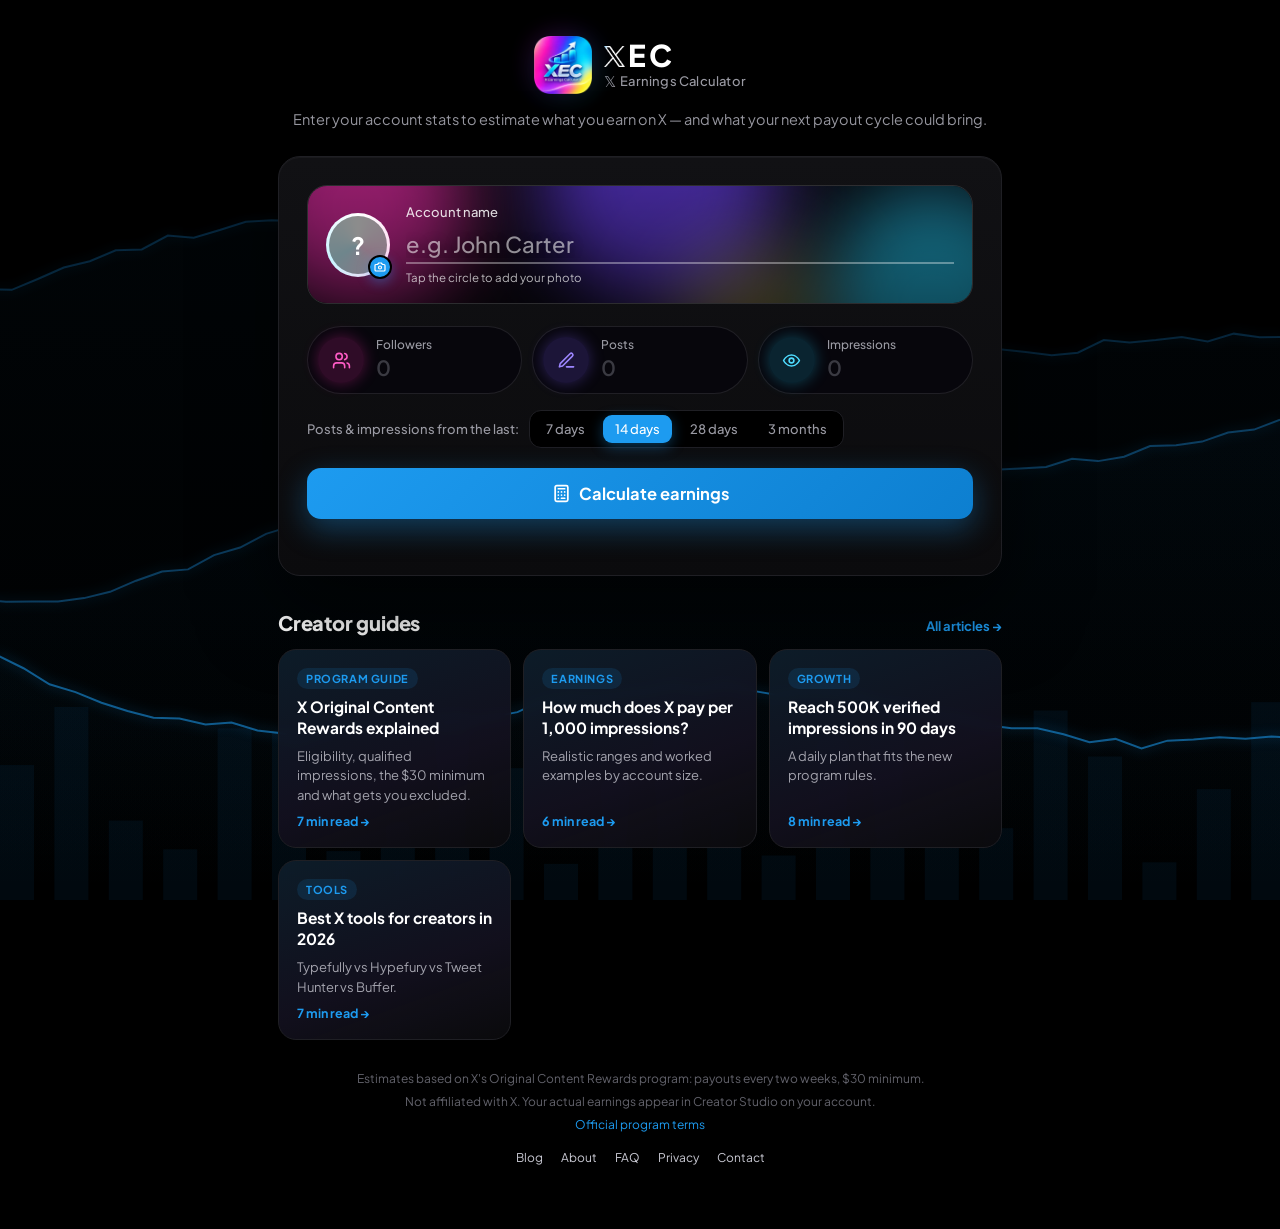
<file: index.html>
<!DOCTYPE html>
<html lang="en" dir="ltr">
<head>
<meta charset="UTF-8">
<meta name="viewport" content="width=device-width, initial-scale=1.0">
<title>X Earnings Calculator</title>
<meta name="description" content="Free X (Twitter) earnings calculator. Enter your followers and views to get your estimated payout, next payout date and a shareable earnings ticket.">
<meta name="theme-color" content="#000000">
<link rel="canonical" href="https://www.xec.life/">
<!-- Link preview (Open Graph) -->
<meta property="og:type" content="website">
<meta property="og:site_name" content="XEC">
<meta property="og:url" content="https://www.xec.life/">
<meta property="og:title" content="XEC — How much does X pay you?">
<meta property="og:description" content="Enter your followers and views. Get your estimated payout and next payout date in seconds.">
<meta property="og:image" content="https://www.xec.life/og-image.png">
<meta property="og:image:width" content="1200">
<meta property="og:image:height" content="630">
<meta property="og:image:alt" content="XEC — X Earnings Calculator: How much does X pay you?">
<!-- X / Twitter card -->
<meta name="twitter:card" content="summary_large_image">
<meta name="twitter:title" content="XEC — How much does X pay you?">
<meta name="twitter:description" content="Enter your followers and views. Get your estimated payout and next payout date in seconds.">
<meta name="twitter:image" content="https://www.xec.life/og-image.png">
<meta name="twitter:image:alt" content="XEC — X Earnings Calculator">
<link rel="icon" type="image/png" href="[data-uri]">
<link rel="preconnect" href="https://fonts.googleapis.com">
<link rel="preconnect" href="https://fonts.gstatic.com" crossorigin>
<link href="https://fonts.googleapis.com/css2?family=Plus+Jakarta+Sans:wght@300;400;500;600;700;800&family=Space+Mono:wght@400;700&display=swap" rel="stylesheet">
<style>
  :root{
    --bg:#000;
    --card:#0b0b0d;
    --card-2:#111114;
    --line:#1f1f24;
    --line-2:#2a2a31;
    --text:#ffffff;
    --muted:#9a9aa3;
    --dim:#62626b;
    --blue:#1d9bf0;
    --blue-2:#4cb3ff;
    --blue-deep:#0b5e99;
    --blue-glow:rgba(29,155,240,.35);
    --ok:#1d9bf0;
    --radius:22px;
  }
  *{box-sizing:border-box;margin:0;padding:0}
  html,body{background:var(--bg);color:var(--text)}
  body{
    font-family:"Plus Jakarta Sans",system-ui,sans-serif;
    min-height:100vh;
    overflow-x:hidden;
    -webkit-font-smoothing:antialiased;
  }
  /* background */


  /* ===== background: animated charts ===== */
  .bgx{position:fixed;inset:0;pointer-events:none;z-index:0;overflow:hidden}
  .bgx canvas{position:absolute;inset:0;width:100%;height:100%}
  .wrap{position:relative;z-index:1;max-width:760px;margin:0 auto;padding:36px 18px 60px}

  header{display:flex;align-items:center;justify-content:center;gap:10px;margin-bottom:10px;animation:fadeDown .7s ease both}
  .brand-ic{width:38px;height:38px;border-radius:12px;background:linear-gradient(145deg,var(--blue),var(--blue-deep));display:grid;place-items:center;box-shadow:0 8px 24px var(--blue-glow)}
  .brand-ic svg{width:20px;height:20px}
  header{gap:12px;margin-bottom:16px}
  .brand-ic{width:58px;height:58px;border-radius:0;background:none;box-shadow:none;position:relative;animation:logoIn .9s cubic-bezier(.2,1.4,.4,1) both}
  .brand-ic::before{content:"";position:absolute;inset:6px;border-radius:16px;background:linear-gradient(135deg,#ff2bb3,#6a3cff 45%,#1fd2ff 80%,#ffe94a);filter:blur(16px);opacity:.55;z-index:-1}
  .brand-ic img{width:100%;height:100%;display:block;filter:drop-shadow(0 6px 14px rgba(0,0,0,.5))}
  @keyframes logoIn{from{opacity:0;transform:scale(.6) rotate(-8deg)}to{opacity:1;transform:none}}
  .brand-txt{display:flex;flex-direction:column;line-height:1}
  header h1{font-size:30px;font-weight:800;letter-spacing:3px;background:linear-gradient(90deg,#fff 0%,#fff 55%,var(--blue-2) 100%);-webkit-background-clip:text;background-clip:text;color:transparent}
  header h1 .x-logo{height:.72em;width:.708em;display:inline-block;vertical-align:baseline;margin-right:3px;position:relative;top:.01em;
    -webkit-mask-size:contain;mask-size:contain;-webkit-mask-repeat:no-repeat;mask-repeat:no-repeat;-webkit-mask-position:center;mask-position:center;
    background:linear-gradient(110deg,#fff 0%,#fff 34%,#5ec0ff 44%,#e8f6ff 50%,#5ec0ff 56%,#fff 66%,#fff 100%);background-size:300% 100%;background-position:100% 0;
    animation:xShine 3.2s ease-in-out infinite}
  @keyframes xShine{0%,60%{background-position:100% 0}100%{background-position:0 0}}
  @media (prefers-reduced-motion:reduce){header h1 .x-logo{animation:none}}
  .brand-full{font-size:13px;font-weight:500;color:var(--muted);margin-top:5px;letter-spacing:.2px}
  .xmark{font-family:"Segoe UI Symbol","Apple Symbols","Noto Sans Math","Cambria Math","STIX Two Math",serif;font-weight:400;font-size:1.15em;line-height:1;vertical-align:-1px;margin-right:2px}
  .sub{text-align:center;color:var(--muted);font-size:14.5px;margin-bottom:28px;animation:fadeDown .7s .08s ease both}

  /* main card */
  .card{
    background:linear-gradient(180deg,var(--card-2),var(--card));
    border:1px solid var(--line);
    border-radius:var(--radius);
    padding:28px;
    box-shadow:0 30px 80px rgba(0,0,0,.6),inset 0 1px 0 rgba(255,255,255,.04);
    animation:rise .8s .12s cubic-bezier(.2,.8,.2,1) both;
  }
  @keyframes rise{from{opacity:0;transform:translateY(24px) scale(.98)}to{opacity:1;transform:none}}
  @keyframes fadeDown{from{opacity:0;transform:translateY(-10px)}to{opacity:1;transform:none}}

  .who{display:flex;align-items:center;gap:16px;padding-bottom:22px;border-bottom:1px solid var(--line);margin-bottom:22px}
  .avatar{
    flex:none;width:64px;height:64px;border-radius:50%;
    padding:3px;background:conic-gradient(from 0deg,var(--blue),var(--blue-2),var(--blue-deep),var(--blue));
    animation:spin 8s linear infinite;
  }
  .avatar span{
    width:100%;height:100%;border-radius:50%;background:#000;display:grid;place-items:center;
    font-size:24px;font-weight:700;color:#fff;animation:spin 8s linear infinite reverse;
  }
  @keyframes spin{to{transform:rotate(360deg)}}

  .avatar-wrap{position:relative;flex:none;width:64px;height:64px;cursor:pointer;border-radius:50%}
  .avatar-wrap:hover .avatar{filter:brightness(1.15)}
  .avatar-wrap:focus-visible{outline:2px solid var(--blue);outline-offset:3px}
  .avatar span{position:relative;overflow:hidden}
  #avatarImg{position:absolute;inset:0;width:100%;height:100%;object-fit:cover;border-radius:50%;display:none}
  .avatar-wrap.has-photo #avatarImg{display:block}
  .cam{position:absolute;right:-2px;bottom:-2px;width:24px;height:24px;border-radius:50%;background:var(--blue);border:2px solid #000;display:grid;place-items:center;box-shadow:0 4px 12px var(--blue-glow);transition:transform .2s}
  .avatar-wrap:hover .cam{transform:scale(1.12)}
  .cam svg{width:12px;height:12px;stroke:#fff;fill:none;stroke-width:2.4;stroke-linecap:round;stroke-linejoin:round}
  .photo-hint{font-size:11.5px;color:var(--dim);margin-top:6px}
  .photo-hint button{background:none;border:none;color:var(--blue);font:inherit;cursor:pointer;padding:0}
  .who-field{flex:1;min-width:0}

  /* ===== name section: Aurora ===== */
  .who{position:relative;isolation:isolate;overflow:hidden;border-radius:20px;padding:18px;border:1px solid rgba(255,255,255,.12);border-bottom:1px solid rgba(255,255,255,.12)}
  .who-aurora{display:block;position:absolute;inset:0;z-index:-1;background:#07060c}
  .who-aurora i{position:absolute;border-radius:50%;filter:blur(38px);opacity:.75;mix-blend-mode:screen}
  .who-aurora i:nth-child(1){width:220px;height:220px;background:#ff2bb3;left:-60px;top:-90px;animation:wa1 9s ease-in-out infinite alternate}
  .who-aurora i:nth-child(2){width:240px;height:240px;background:#6a3cff;left:35%;top:-120px;animation:wa2 11s ease-in-out infinite alternate}
  .who-aurora i:nth-child(3){width:220px;height:220px;background:#1fd2ff;right:-70px;bottom:-110px;animation:wa3 10s ease-in-out infinite alternate}
  .who-aurora i:nth-child(4){width:150px;height:150px;background:#ffe94a;right:22%;bottom:-90px;opacity:.4;animation:wa1 13s ease-in-out infinite alternate-reverse}
  .who-aurora::after{content:"";position:absolute;inset:0;background:linear-gradient(180deg,rgba(0,0,0,.25),rgba(0,0,0,.5))}
  @keyframes wa1{to{transform:translate(140px,60px) scale(1.2)}}
  @keyframes wa2{to{transform:translate(-120px,70px) scale(.85)}}
  @keyframes wa3{to{transform:translate(-160px,-40px) scale(1.15)}}
  .who .avatar{background:conic-gradient(from 0deg,#fff,#ffd6f1,#c9f3ff,#fff)}
  .who .avatar span{background:rgba(0,0,0,.45)}
  .who .lbl{color:rgba(255,255,255,.85)}
  .who .name-input{border-bottom-color:rgba(255,255,255,.35);text-shadow:0 2px 12px rgba(0,0,0,.4)}
  .who .name-input::placeholder{color:rgba(255,255,255,.55)}
  .who .photo-hint{color:rgba(255,255,255,.7)}

  .who .name-input:focus{border-bottom-color:#fff}
  .who .avatar{width:100%;height:100%}
  .who-field{position:relative}

  .lbl{display:block;font-size:13px;color:var(--muted);margin-bottom:6px;font-weight:500}
  .name-input{
    width:100%;background:transparent;border:none;outline:none;color:var(--text);
    font:inherit;font-size:22px;font-weight:700;padding:4px 0;border-bottom:2px solid var(--line-2);
    transition:border-color .25s;
  }
  .name-input::placeholder{color:var(--dim);font-weight:500}
  .name-input:focus{border-color:var(--blue)}

  .fields{display:grid;grid-template-columns:repeat(3,1fr);gap:12px}
  .field{
    background:#000;border:1px solid var(--line);border-radius:16px;padding:14px 14px 12px;
    transition:border-color .25s,box-shadow .25s,transform .25s;
  }
  .field:focus-within{border-color:var(--blue);box-shadow:0 0 0 4px rgba(29,155,240,.15);transform:translateY(-2px)}
  .field .top{display:flex;align-items:center;gap:8px;margin-bottom:10px}
  .ic{width:30px;height:30px;border-radius:9px;background:rgba(29,155,240,.12);display:grid;place-items:center;flex:none}
  .ic svg{width:17px;height:17px;stroke:var(--blue);fill:none;stroke-width:2;stroke-linecap:round;stroke-linejoin:round}
  .field .t{font-size:13px;color:var(--muted);font-weight:500;line-height:1.3}
  .field input{
    width:100%;background:transparent;border:none;outline:none;color:var(--text);
    font:inherit;font-size:20px;font-weight:600;
  }
  .field input::placeholder{color:#3a3a42}
  .hint{font-size:11.5px;color:var(--dim);margin-top:4px;min-height:15px}

  .period{display:flex;align-items:center;gap:10px;margin-top:16px;flex-wrap:wrap}
  .period .lbl{margin:0}
  .chips{display:flex;gap:6px;background:#000;border:1px solid var(--line);padding:4px;border-radius:12px}
  .chip{
    border:none;background:transparent;color:var(--muted);font:inherit;font-size:13px;font-weight:500;
    padding:6px 12px;border-radius:9px;cursor:pointer;transition:all .2s;
  }
  .chip:hover{color:#fff}
  .chip.on{background:var(--blue);color:#fff;box-shadow:0 4px 14px var(--blue-glow)}

  details.adv{margin-top:16px;border:1px solid var(--line);border-radius:14px;background:#000;overflow:hidden}
  details.adv summary{
    list-style:none;cursor:pointer;padding:12px 14px;font-size:13.5px;color:var(--muted);
    display:flex;align-items:center;justify-content:space-between;
  }
  details.adv summary::-webkit-details-marker{display:none}
  details.adv summary svg{width:16px;height:16px;stroke:var(--blue);fill:none;stroke-width:2;transition:transform .25s}
  details.adv[open] summary svg{transform:rotate(180deg)}
  .adv-body{padding:4px 14px 16px;display:grid;gap:16px}
  .rng-head{display:flex;justify-content:space-between;font-size:13px;margin-bottom:8px}
  .rng-head b{color:var(--blue-2);font-weight:600;direction:ltr}
  .rng-note{font-size:11.5px;color:var(--dim);margin-top:6px;line-height:1.6}
  input[type=range]{-webkit-appearance:none;appearance:none;width:100%;height:6px;border-radius:6px;background:var(--line-2);outline:none}
  input[type=range]::-webkit-slider-thumb{-webkit-appearance:none;width:18px;height:18px;border-radius:50%;background:var(--blue);border:3px solid #000;box-shadow:0 0 0 2px var(--blue);cursor:pointer}
  input[type=range]::-moz-range-thumb{width:14px;height:14px;border-radius:50%;background:var(--blue);border:3px solid #000;box-shadow:0 0 0 2px var(--blue);cursor:pointer}

  .btn{
    margin-top:20px;width:100%;border:none;cursor:pointer;font:inherit;font-size:16.5px;font-weight:700;color:#fff;
    padding:15px;border-radius:14px;background:linear-gradient(135deg,var(--blue),#0d7fd0);
    box-shadow:0 10px 30px var(--blue-glow);position:relative;overflow:hidden;transition:transform .15s,box-shadow .25s;
    display:flex;align-items:center;justify-content:center;gap:8px;
  }
  .btn svg{width:19px;height:19px;stroke:#fff;fill:none;stroke-width:2.2;stroke-linecap:round;stroke-linejoin:round}
  .btn:hover{box-shadow:0 14px 40px rgba(29,155,240,.5)}
  .btn:active{transform:scale(.985)}
  .btn::after{content:"";position:absolute;inset:0;background:linear-gradient(110deg,transparent 30%,rgba(255,255,255,.25) 50%,transparent 70%);transform:translateX(100%);animation:shine 3.2s ease-in-out infinite}
  @keyframes shine{0%,60%{transform:translateX(100%)}100%{transform:translateX(-100%)}}
  .err{color:#ff6b6b;font-size:13px;text-align:center;margin-top:10px;min-height:18px}

  /* results */
  #results{display:none;margin-top:22px}
  #results.show{display:block}
  .r-anim{opacity:0;transform:translateY(18px);animation:rise .6s cubic-bezier(.2,.8,.2,1) forwards}

  .hero{
    border-radius:var(--radius);padding:26px;text-align:center;position:relative;overflow:hidden;
    background:radial-gradient(ellipse at top,rgba(29,155,240,.22),transparent 65%),var(--card);
    border:1px solid rgba(29,155,240,.35);
  }
  .hero .for{font-size:13.5px;color:var(--muted)}
  .hero .for b{color:#fff}
  .hero .amt{font-size:46px;font-weight:700;margin:8px 0 2px;direction:ltr;letter-spacing:-1px}
  .hero .amt small{font-size:22px;color:var(--blue-2);font-weight:600;margin-right:2px}
  .hero .sar{color:var(--muted);font-size:15px}
  .hero .range{display:inline-flex;gap:8px;align-items:center;margin-top:12px;font-size:12.5px;color:var(--muted);background:#000;border:1px solid var(--line);padding:6px 12px;border-radius:30px}
  .hero .range b{color:#fff;direction:ltr;font-weight:600}

  .grid2{display:grid;grid-template-columns:1.2fr 1fr;gap:14px;margin-top:14px}
  .box{background:var(--card);border:1px solid var(--line);border-radius:18px;padding:20px}
  .box h3{font-size:14px;font-weight:600;color:var(--muted);display:flex;align-items:center;gap:8px;margin-bottom:14px}
  .box h3 .ic{width:26px;height:26px;border-radius:8px}
  .box h3 .ic svg{width:15px;height:15px}

  .payout-date{font-size:22px;font-weight:700}
  .payout-meta{display:flex;justify-content:space-between;align-items:baseline;margin-top:4px;color:var(--muted);font-size:13px}
  .count{color:var(--blue-2);font-weight:700;font-size:15px}
  .bar{height:8px;border-radius:8px;background:var(--line-2);overflow:hidden;margin-top:12px;position:relative}
  .bar i{display:block;height:100%;width:0;border-radius:8px;background:linear-gradient(90deg,var(--blue-deep),var(--blue),var(--blue-2));transition:width 1.2s cubic-bezier(.2,.8,.2,1);position:relative}
  .bar i::after{content:"";position:absolute;inset:0;background:linear-gradient(90deg,transparent,rgba(255,255,255,.35),transparent);animation:barShine 2s linear infinite}
  @keyframes barShine{from{transform:translateX(100%)}to{transform:translateX(-100%)}}
  .cycle-amt{margin-top:16px;padding-top:14px;border-top:1px dashed var(--line-2);display:flex;justify-content:space-between;align-items:center}
  .cycle-amt .k{font-size:13px;color:var(--muted)}
  .cycle-amt .v{font-size:24px;font-weight:700;direction:ltr}
  .cycle-amt .v small{font-size:13px;color:var(--muted);font-weight:500;display:block;text-align:right}
  .note{font-size:12.5px;line-height:1.7;color:var(--muted);margin-top:12px;padding:10px 12px;border-radius:12px;background:#000;border:1px solid var(--line)}
  .note.warn{border-color:rgba(29,155,240,.35)}
  .note b{color:#fff}

  .stats{display:grid;grid-template-columns:1fr 1fr;gap:10px}
  .stat{background:#000;border:1px solid var(--line);border-radius:14px;padding:12px}
  .stat .k{font-size:12px;color:var(--muted)}
  .stat .v{font-size:19px;font-weight:700;margin-top:4px}
  .stat .v.sm{font-size:16px}

  .elig{margin-top:14px}
  .req{margin-bottom:16px}
  .req:last-of-type{margin-bottom:6px}
  .req-head{display:flex;justify-content:space-between;align-items:center;font-size:13.5px;gap:10px}
  .req-head .nm{display:flex;align-items:center;gap:8px}
  .tick{width:20px;height:20px;border-radius:50%;display:grid;place-items:center;border:1.5px solid var(--line-2);flex:none;transition:all .3s}
  .tick svg{width:11px;height:11px;stroke:#fff;fill:none;stroke-width:3;opacity:0;transition:opacity .3s}
  .req.ok .tick{background:var(--blue);border-color:var(--blue)}
  .req.ok .tick svg{opacity:1}
  .req-head .val{color:var(--muted);font-size:12.5px;direction:ltr}
  .premium-row{display:flex;align-items:center;justify-content:space-between;font-size:13.5px;padding:12px 0 2px;border-top:1px solid var(--line);margin-top:6px}
  .switch{position:relative;width:44px;height:24px;flex:none}
  .switch input{opacity:0;width:0;height:0}
  .switch span{position:absolute;inset:0;border-radius:30px;background:var(--line-2);cursor:pointer;transition:.25s}
  .switch span::before{content:"";position:absolute;width:18px;height:18px;border-radius:50%;background:#fff;top:3px;left:3px;transition:.25s}
  .switch input:checked + span{background:var(--blue)}
  .switch input:checked + span::before{transform:translateX(20px)}
  .verdict{margin-top:14px;font-size:14px;font-weight:600;text-align:center;padding:12px;border-radius:12px;background:#000;border:1px solid var(--line)}
  .verdict.yes{border-color:var(--blue);color:var(--blue-2)}

  .actions{display:flex;gap:10px;margin-top:14px}
  .ghost{
    flex:1;background:#000;border:1px solid var(--line-2);color:#fff;font:inherit;font-size:14px;font-weight:600;
    padding:12px;border-radius:12px;cursor:pointer;display:flex;align-items:center;justify-content:center;gap:8px;transition:border-color .2s,background .2s;
  }
  .ghost svg{width:17px;height:17px;stroke:var(--blue);fill:none;stroke-width:2;stroke-linecap:round;stroke-linejoin:round}
  .ghost:hover{border-color:var(--blue);background:rgba(29,155,240,.06)}


  .submit{margin-top:14px}
  .modal{position:fixed;inset:0;z-index:20;display:none;align-items:center;justify-content:center;padding:18px;background:rgba(0,0,0,.78);backdrop-filter:blur(10px);-webkit-backdrop-filter:blur(10px)}
  .modal.show{display:flex;animation:fadeIn .25s ease both}
  @keyframes fadeIn{from{opacity:0}to{opacity:1}}
  .modal-in{width:min(420px, calc(72vh * 0.8), 100%);display:flex;flex-direction:column;align-items:center;gap:14px}
  .share-img-wrap{position:relative;width:100%;aspect-ratio:4/5;border-radius:22px;overflow:hidden;border:1px solid rgba(29,155,240,.4);box-shadow:0 30px 90px rgba(29,155,240,.25);animation:pop .55s cubic-bezier(.2,1.3,.4,1) both}
  @keyframes pop{from{opacity:0;transform:scale(.85) translateY(20px) rotate(-2deg)}to{opacity:1;transform:none}}
  .share-img-wrap img,.share-img-wrap canvas{display:block;width:100%;height:auto}
  .share-img-wrap img{position:absolute;inset:0;z-index:3;opacity:0;transition:opacity .3s;pointer-events:auto;-webkit-touch-callout:default;-webkit-user-select:auto;user-select:auto;-webkit-user-drag:auto}
  .share-img-wrap canvas.hide{visibility:hidden}
  .share-img-wrap img.ready{opacity:1}
  .share-img-wrap.done::after{content:"";position:absolute;inset:0;z-index:4;pointer-events:none;background:linear-gradient(115deg,transparent 35%,rgba(255,255,255,.18) 50%,transparent 65%);transform:translateX(-100%);animation:sweep 1.4s .5s ease forwards;pointer-events:none}
  @keyframes sweep{to{transform:translateX(100%)}}
  .modal-hint{font-size:12.5px;color:var(--muted);text-align:center}
  .modal-actions{display:grid;grid-template-columns:1fr 1fr;gap:10px;width:100%}
  .modal-actions .btn{margin:0;font-size:15px;padding:13px;text-decoration:none}
  .modal-actions .btn::after{display:none}
  .x-close{position:absolute;top:16px;right:16px;width:40px;height:40px;border-radius:50%;border:1px solid var(--line-2);background:#000;color:#fff;font-size:20px;cursor:pointer;display:grid;place-items:center}
  .x-close:hover{border-color:var(--blue)}

  .guides{margin-top:34px}
  .guides-h{display:flex;align-items:baseline;justify-content:space-between;gap:12px;margin-bottom:14px}
  .guides-h h2{font-size:20px;font-weight:800;letter-spacing:-.2px}
  .guides-h a{font-size:13px;font-weight:700;color:var(--blue);text-decoration:none}
  .g-list{display:grid;grid-template-columns:repeat(auto-fit,minmax(230px,1fr));gap:12px}
  .g-card{display:flex;flex-direction:column;gap:8px;text-decoration:none;color:#fff;border:1px solid var(--line);border-radius:18px;padding:18px;
    background:linear-gradient(160deg,rgba(29,155,240,.12),rgba(122,92,255,.07) 60%,rgba(255,255,255,0)),#0b0b0dee;backdrop-filter:blur(6px);transition:border-color .2s,transform .2s}
  .g-card:hover{border-color:var(--blue);transform:translateY(-2px)}
  .g-tag{font-style:normal;align-self:flex-start;font-size:11px;font-weight:700;letter-spacing:.6px;text-transform:uppercase;color:var(--blue);background:rgba(29,155,240,.12);padding:4px 9px;border-radius:20px}
  .g-card b{font-size:15.5px;line-height:1.35}
  .g-card span{font-size:13px;color:#a3a3ad;line-height:1.5}
  .g-card em{font-style:normal;font-size:12.5px;font-weight:700;color:var(--blue);margin-top:auto}
  footer{margin-top:28px;text-align:center;font-size:12px;color:var(--dim);line-height:1.9}
  footer a{color:var(--blue);text-decoration:none}

  .toast{position:fixed;bottom:24px;left:50%;transform:translate(-50%,30px);opacity:0;background:var(--blue);color:#fff;padding:10px 18px;border-radius:30px;font-size:14px;font-weight:600;transition:all .3s;z-index:9;box-shadow:0 10px 30px var(--blue-glow)}
  .toast.show{opacity:1;transform:translate(-50%,0)}

  @media (max-width:640px){
    .card{padding:20px}
    .fields{grid-template-columns:1fr}
    .field{display:grid;grid-template-columns:auto 1fr;align-items:center;gap:6px 12px;padding:12px 14px}
    .field .top{margin:0}
    .field .hint{grid-column:1/-1;margin:0}
    .grid2{grid-template-columns:1fr}
    .hero .amt{font-size:38px}
    header h1{font-size:26px}
  }

  /* ===== stats section: Capsules ===== */
  .fields[data-f="12"]{gap:10px}
  .fields[data-f="12"] .field{display:grid;grid-template-columns:auto 1fr;grid-template-rows:auto auto auto;align-items:center;column-gap:12px;row-gap:0;border-radius:40px;padding:10px 22px 10px 10px;background:#07060c;border-color:rgba(255,255,255,.1)}
  .fields[data-f="12"] .field .top{display:contents}
  .fields[data-f="12"] .ic{grid-row:1/4;width:46px;height:46px;border-radius:50%;background:linear-gradient(135deg,#ff2bb3,#6a3cff,#1fd2ff,#ffe94a,#ff2bb3);background-size:300% 300%;animation:auroraSlide 7s linear infinite;box-shadow:0 0 18px rgba(106,60,255,.4)}
  .fields[data-f="12"] .ic svg{stroke:#fff;width:19px;height:19px}
  .fields[data-f="12"] .t{grid-column:2;grid-row:1;font-size:12px;line-height:1.2}
  .fields[data-f="12"] .field input{grid-column:2;grid-row:2;font-size:21px}
  .fields[data-f="12"] .field .hint{grid-column:2;grid-row:3;margin:0;min-height:0;font-size:11.5px;line-height:1.2;color:#9a9aa3;max-height:0;opacity:0;overflow:hidden;transition:max-height .25s ease,opacity .25s ease,margin .25s ease}
  .fields[data-f="12"] .field .hint.has{max-height:18px;opacity:1;margin-top:1px}
  .fields[data-f="12"] .field:focus-within{border-color:rgba(255,255,255,.4);box-shadow:0 0 0 4px rgba(106,60,255,.18)}
  @keyframes auroraSlide{to{background-position:300% 0}}

  @media (max-width:640px){.fields[data-f="12"] .field{display:grid}}

  /* ===== stats icons: colors (static) ===== */
  #fieldsBox[data-i]:not([data-i="0"]) .ic{animation:none;background-size:100% 100%}
  #fieldsBox[data-i="4"] .ic{border:none}
  #fieldsBox[data-i="4"] .field:nth-child(1) .ic{background:rgba(255,43,179,.16);box-shadow:0 0 16px rgba(255,43,179,.3)}
  #fieldsBox[data-i="4"] .field:nth-child(1) .ic svg{stroke:#ff5cc6}
  #fieldsBox[data-i="4"] .field:nth-child(2) .ic{background:rgba(124,92,255,.18);box-shadow:0 0 16px rgba(124,92,255,.32)}
  #fieldsBox[data-i="4"] .field:nth-child(2) .ic svg{stroke:#9d86ff}
  #fieldsBox[data-i="4"] .field:nth-child(3) .ic{background:rgba(31,210,255,.15);box-shadow:0 0 16px rgba(31,210,255,.3)}
  #fieldsBox[data-i="4"] .field:nth-child(3) .ic svg{stroke:#4fdcff}

  .chip{white-space:nowrap}
  @media (max-width:640px){.period .chips{width:100%}.period .chip{flex:1;padding:7px 4px;font-size:12.5px}}

  /* rate table */
  .rates{margin-top:14px}
  .rates h3{flex-wrap:wrap}
  .rate-pill{margin-left:auto;font-size:12.5px;font-weight:700;color:#fff;background:rgba(29,155,240,.15);border:1px solid rgba(29,155,240,.45);padding:3px 10px;border-radius:30px}
  .rate-you{font-size:13px;color:var(--muted);margin:-4px 0 12px;line-height:1.6}
  .rate-you b{color:#fff}
  .rate-table{width:100%;border-collapse:separate;border-spacing:0;font-size:14px;border:1px solid var(--line);border-radius:14px;overflow:hidden;background:#000}
  .rate-table th{text-align:left;font-size:12px;font-weight:600;color:var(--muted);padding:10px 14px;border-bottom:1px solid var(--line);background:#0b0b0d}
  .rate-table th:last-child,.rate-table td:last-child{text-align:right}
  .rate-table td{padding:10px 14px;border-bottom:1px solid #16161a;font-variant-numeric:tabular-nums}
  .rate-table tr:last-child td{border-bottom:none}
  .rate-table tr.hit td{background:rgba(29,155,240,.12);color:#fff;font-weight:600}
  .rate-table tr.hit td:first-child{box-shadow:inset 3px 0 0 var(--blue)}
  .rate-table tr.you td{background:linear-gradient(90deg,rgba(255,43,179,.14),rgba(106,60,255,.14),rgba(31,210,255,.12));color:#fff;font-weight:700}

  /* ===== save to phone: Aurora button ===== */
  .ma-save,.hold-hint{display:none}
  .modal-actions .btn span{pointer-events:none}
  .hold-tip{position:absolute;inset:0;z-index:6;display:flex;flex-direction:column;align-items:center;justify-content:center;gap:14px;text-align:center;
    background:rgba(0,0,0,.62);color:#fff;font-size:15px;line-height:1.5;opacity:0;pointer-events:none;transition:opacity .3s}
  .hold-tip.show{opacity:1}
  .hold-tip i{width:56px;height:56px;border-radius:50%;border:3px solid #fff;position:relative;animation:holdPress 1.4s ease-in-out infinite}
  .hold-tip i::after{content:"";position:absolute;inset:-12px;border-radius:50%;border:2px solid rgba(255,255,255,.6);animation:holdRing 1.4s ease-out infinite}
  @keyframes holdPress{0%,100%{transform:scale(1)}50%{transform:scale(.82);background:rgba(255,255,255,.25)}}
  @keyframes holdRing{from{transform:scale(.7);opacity:1}to{transform:scale(1.4);opacity:0}}

  /* S4 — Aurora save + press-and-hold hint */
  .modal[data-s="4"] .ma-save{display:flex;grid-column:1/-1;font-size:17px;padding:16px;position:relative;overflow:hidden;
    background:linear-gradient(110deg,#ff2bb3,#6a3cff 35%,#1d9bf0 70%,#1fd2ff);background-size:200% 100%;animation:saveSlide 5s linear infinite alternate;box-shadow:0 10px 30px rgba(106,60,255,.45)}
  .modal[data-s="4"] .ma-save::after{content:"";display:block;position:absolute;inset:0;background:linear-gradient(110deg,transparent 30%,rgba(255,255,255,.3) 50%,transparent 70%);transform:translateX(-100%);animation:shine 3s ease-in-out infinite}
  .modal[data-s="4"] .ma-copy,.modal[data-s="4"] .ma-share{background:#000;border:1px solid var(--line-2);box-shadow:none;font-size:14px;padding:11px}
  .modal[data-s="4"] .ma-copy svg,.modal[data-s="4"] .ma-share svg{stroke:#b9a8ff}
  .modal[data-s="4"] .modal-hint{display:none}
  .modal[data-s="4"] .hold-hint{display:flex;align-items:center;gap:10px;font-size:13px;color:var(--muted)}
  .modal[data-s="4"] .hold-hint b{color:#fff}
  .hold-dot{width:14px;height:14px;border-radius:50%;border:2px solid #fff;position:relative;flex:none}
  .hold-dot::after{content:"";position:absolute;inset:-6px;border-radius:50%;border:2px solid rgba(255,255,255,.55);animation:holdRing 1.6s ease-out infinite}
  @keyframes saveSlide{to{background-position:100% 0}}



  /* ===== payout calendar (glass calendar with a living scene) ===== */
  .pcal-box{margin-top:14px}
  .pcal{position:relative;border-radius:20px;overflow:hidden;background:#07080a;padding:34px 18px 30px;perspective:1400px;isolation:isolate}
  .pcal-bg{position:absolute;inset:0;width:100%;height:100%;z-index:0}
  .pcal-card{position:relative;z-index:1;max-width:520px;margin:0 auto;border-radius:34px;overflow:hidden;background:rgba(20,22,28,.74);
    backdrop-filter:blur(16px);-webkit-backdrop-filter:blur(16px);padding:24px 26px 22px;transform-style:preserve-3d;will-change:transform;
    box-shadow:0 0 0 1px rgba(255,255,255,.09) inset,0 1px 0 rgba(255,255,255,.16) inset,0 50px 100px -40px rgba(0,0,0,.85),0 20px 40px -20px rgba(0,0,0,.6)}
  .pcal-scene{position:absolute;left:0;top:0;width:100%;height:230px;z-index:0;pointer-events:none;
    -webkit-mask-image:linear-gradient(180deg,#000 0,#000 30%,rgba(0,0,0,.78) 42%,rgba(0,0,0,.5) 54%,rgba(0,0,0,.26) 66%,rgba(0,0,0,.1) 78%,rgba(0,0,0,.03) 90%,transparent);
            mask-image:linear-gradient(180deg,#000 0,#000 30%,rgba(0,0,0,.78) 42%,rgba(0,0,0,.5) 54%,rgba(0,0,0,.26) 66%,rgba(0,0,0,.1) 78%,rgba(0,0,0,.03) 90%,transparent)}
  .pcal-over{position:absolute;inset:0;width:100%;height:100%;z-index:4;pointer-events:none}
  .pcal-edge{position:absolute;inset:0;border-radius:inherit;z-index:5;pointer-events:none}
  .pcal-nav{position:absolute;top:20px;width:38px;height:38px;border-radius:50%;border:none;cursor:pointer;z-index:6;display:grid;place-items:center;
    background:rgba(255,255,255,.08);box-shadow:0 0 0 1px rgba(255,255,255,.1) inset;transition:transform .15s,background .25s}
  .pcal-nav:hover{background:rgba(255,255,255,.16)}
  .pcal-nav:active{transform:scale(.9)}
  .pcal-nav svg{width:15px;height:15px;fill:none;stroke:#fff;stroke-width:1.7;stroke-linecap:round;stroke-linejoin:round}
  .pcal-nav.prev{right:66px}.pcal-nav.next{right:20px}
  .pcal-lab{position:relative;z-index:3;margin-top:84px;min-height:92px}
  .pcal-lab small{display:block;font-family:"Space Mono",ui-monospace,monospace;font-size:12px;letter-spacing:1px;color:rgba(242,243,245,.6)}
  .pcal-lab b{display:block;margin-top:5px;font-size:34px;line-height:1.15;font-weight:700;letter-spacing:-1px;color:#f2f3f5}
  .pcal-lab span{display:block;margin-top:4px;font-size:13.5px;color:rgba(242,243,245,.62)}
  .pcal-wd{position:relative;z-index:3;display:grid;grid-template-columns:repeat(7,1fr);margin-top:14px}
  .pcal-wd span{text-align:center;font-family:"Space Mono",ui-monospace,monospace;font-size:11px;letter-spacing:1px;line-height:36px;color:rgba(242,243,245,.38)}
  .pcal-gw{position:relative;z-index:3}
  .pcal-grid{display:grid;grid-template-columns:repeat(7,1fr)}
  .pcal-grid button{position:relative;height:54px;border:none;background:none;color:#f2f3f5;font:inherit;font-size:18px;font-variant-numeric:tabular-nums;cursor:pointer;border-radius:50%;z-index:2}
  .pcal-grid button.out{color:rgba(242,243,245,.22)}
  .pcal-grid button.today::before{content:"";position:absolute;left:50%;top:50%;width:40px;height:40px;margin:-20px 0 0 -20px;border-radius:50%;box-shadow:0 0 0 1px rgba(255,255,255,.28) inset}
  .pcal-grid button i{position:absolute;left:50%;bottom:6px;width:5px;height:5px;margin-left:-2.5px;border-radius:50%;transition:opacity .3s}
  .pcal-grid button.sel i{opacity:0}
  .pcal-pill{position:absolute;left:0;top:0;width:44px;height:44px;margin:-22px 0 0 -22px;border-radius:50%;z-index:1;opacity:0;
    transition:transform .5s cubic-bezier(.22,1,.36,1),opacity .3s,background .5s,box-shadow .5s}
  .pcal-legend{display:flex;gap:16px;flex-wrap:wrap;justify-content:center;margin-top:12px;font-size:12px;color:var(--muted)}
  .pcal-legend i{display:inline-block;width:7px;height:7px;border-radius:50%;margin-right:6px;vertical-align:1px}
  @media (max-width:640px){
    .pcal{padding:22px 10px 20px}
    .pcal-card{border-radius:28px;padding:18px 14px 16px}
    .pcal-scene{height:200px}
    .pcal-lab{margin-top:70px;min-height:84px}
    .pcal-lab b{font-size:27px}
    .pcal-grid button{height:46px;font-size:16px}
    .pcal-pill{width:38px;height:38px;margin:-19px 0 0 -19px}
    .pcal-grid button.today::before{width:34px;height:34px;margin:-17px 0 0 -17px}
    .pcal-nav{top:16px;width:34px;height:34px}.pcal-nav.prev{right:58px}.pcal-nav.next{right:16px}
  }

  .foot-nav{display:flex;gap:18px;justify-content:center;flex-wrap:wrap;margin-top:10px}
  .foot-nav a{color:#c9c9d3;text-decoration:none}.foot-nav a:hover{color:#fff}
</style>
<script>
  // Vercel Web Analytics: only on the live domain
  if (/(^|\.)xec\.life$/.test(location.hostname)) {
    window.va = window.va || function(){ (window.vaq = window.vaq || []).push(arguments); };
    var s = document.createElement('script'); s.defer = true; s.src = '/_vercel/insights/script.js'; document.head.appendChild(s);
  }
</script>
</head>
<body>
<div class="bgx" id="bg4"><canvas id="cv4"></canvas></div>

<div class="wrap">
  <header>
    <div class="brand-ic"><img src="[data-uri]" alt="XEC logo"></div>
    <div class="brand-txt">
      <h1><span class="x-logo" role="img" aria-label="X" style="-webkit-mask-image:url([data-uri]);mask-image:url([data-uri])"></span>EC</h1>
      <div class="brand-full"><span class="xmark" aria-label="X">𝕏</span> Earnings Calculator</div>
    </div>
  </header>
  <p class="sub">Enter your account stats to estimate what you earn on X — and what your next payout cycle could bring.</p>

  <!-- MAIN CARD -->
  <section class="card" id="card">
    <div class="who" id="who">
      <div class="who-aurora" aria-hidden="true"><i></i><i></i><i></i><i></i></div>
      <label class="avatar-wrap" id="avatarWrap" title="Upload your photo" tabindex="0">
        <div class="avatar"><span><b id="avatarLetter">?</b><img id="avatarImg" alt="Profile photo"></span></div>
        <i class="cam"><svg viewBox="0 0 24 24"><path d="M14.5 4h-5L7 7H4a2 2 0 0 0-2 2v9a2 2 0 0 0 2 2h16a2 2 0 0 0 2-2V9a2 2 0 0 0-2-2h-3l-2.5-3z"/><circle cx="12" cy="13" r="3"/></svg></i>
        <input type="file" id="avatarFile" accept="image/*" hidden>
      </label>
      <div class="who-field">
        <label class="lbl" for="name">Account name</label>
        <input class="name-input" id="name" type="text" placeholder="e.g. John Carter" autocomplete="off">
        <div class="photo-hint" id="photoHint">Tap the circle to add your photo</div>
      </div>
    </div>

    <div class="fields" id="fieldsBox" data-f="12" data-i="4">
      <div class="field">
        <div class="top">
          <div class="ic"><svg viewBox="0 0 24 24"><path d="M16 21v-2a4 4 0 0 0-4-4H6a4 4 0 0 0-4 4v2"/><circle cx="9" cy="7" r="4"/><path d="M22 21v-2a4 4 0 0 0-3-3.87"/><path d="M16 3.13a4 4 0 0 1 0 7.75"/></svg></div>
          <label class="t" for="followers">Followers</label>
        </div>
        <input id="followers" type="text" inputmode="decimal" placeholder="0">
        <div class="hint" id="h-followers"></div>
      </div>
      <div class="field">
        <div class="top">
          <div class="ic"><svg viewBox="0 0 24 24"><path d="M12 20h9"/><path d="M16.5 3.5a2.12 2.12 0 0 1 3 3L7 19l-4 1 1-4Z"/></svg></div>
          <label class="t" for="tweets">Posts</label>
        </div>
        <input id="tweets" type="text" inputmode="decimal" placeholder="0">
        <div class="hint" id="h-tweets"></div>
      </div>
      <div class="field">
        <div class="top">
          <div class="ic"><svg viewBox="0 0 24 24"><path d="M2 12s3.5-7 10-7 10 7 10 7-3.5 7-10 7S2 12 2 12Z"/><circle cx="12" cy="12" r="3"/></svg></div>
          <label class="t" for="views">Impressions</label>
        </div>
        <input id="views" type="text" inputmode="decimal" placeholder="0">
        <div class="hint" id="h-views"></div>
      </div>
    </div>

    <div class="period">
      <span class="lbl">Posts &amp; impressions from the last:</span>
      <div class="chips" id="chips">
        <button class="chip" data-d="7">7 days</button>
        <button class="chip on" data-d="14">14 days</button>
        <button class="chip" data-d="28">28 days</button>
        <button class="chip" data-d="90">3 months</button>
      </div>
    </div>


    <button class="btn" id="calc">
      <svg viewBox="0 0 24 24"><rect x="4" y="2" width="16" height="20" rx="2"/><path d="M8 6h8M8 10h.01M12 10h.01M16 10h.01M8 14h.01M12 14h.01M16 14h.01M8 18h.01M12 18h4"/></svg>
      Calculate earnings
    </button>
    <div class="err" id="err"></div>
  </section>

  <!-- RESULTS -->
  <section id="results">
    <div class="hero r-anim" style="animation-delay:.05s">
      <div class="for">Estimated earnings for <b id="rName">this account</b> over the last <b id="rPeriod">14 days</b></div>
      <div class="amt"><small>$</small><span id="rAmt">0</span></div>
      <div class="sar">≈ <span id="rSar">0</span> SAR</div>
      <div class="range">Expected range <b id="rRange">$0 – $0</b></div>
    </div>

    <div class="grid2">
      <div class="box r-anim" style="animation-delay:.15s">
        <h3><span class="ic"><svg viewBox="0 0 24 24"><rect x="3" y="4" width="18" height="18" rx="2"/><path d="M16 2v4M8 2v4M3 10h18"/></svg></span>Next payout</h3>
        <div class="payout-date" id="pDate">—</div>
        <div class="payout-meta"><span>Time left</span><span class="count" id="pCount">—</span></div>
        <div class="bar"><i id="pBar"></i></div>
        <div class="cycle-amt">
          <div class="k">Projected for this<br>2-week cycle</div>
          <div class="v">$<span id="pAmt">0</span><small id="pSar">≈ 0 SAR</small></div>
        </div>
        <div class="note" id="pNote"></div>
      </div>

      <div class="box r-anim" style="animation-delay:.25s">
        <h3><span class="ic"><svg viewBox="0 0 24 24"><path d="M3 3v18h18"/><path d="M7 15l4-4 3 3 5-6"/></svg></span>Projections</h3>
        <div class="stats">
          <div class="stat"><div class="k">Monthly</div><div class="v">$<span id="sMonth">0</span></div></div>
          <div class="stat"><div class="k">Yearly</div><div class="v">$<span id="sYear">0</span></div></div>
          <div class="stat"><div class="k">Daily impressions</div><div class="v sm" id="sDaily">0</div></div>
          <div class="stat"><div class="k">Avg. views per post</div><div class="v sm" id="sPerTweet">—</div></div>
          <div class="stat"><div class="k">Earnings per post</div><div class="v sm" id="sTweetEarn">—</div></div>
          <div class="stat"><div class="k">Verified views (period)</div><div class="v sm" id="sVerified">0</div></div>
        </div>
      </div>
    </div>

    <div class="box pcal-box r-anim" style="animation-delay:.28s">
      <h3><span class="ic"><svg viewBox="0 0 24 24"><rect x="3" y="4" width="18" height="18" rx="2"/><path d="M16 2v4M8 2v4M3 10h18"/></svg></span>Payout calendar</h3>
      <div class="pcal" id="pcal">
        <canvas class="pcal-bg" id="pcalBg"></canvas>
        <div class="pcal-card" id="pcalCard">
          <canvas class="pcal-scene" id="pcalScene"></canvas>
          <button class="pcal-nav prev" id="pcalPrev" type="button" aria-label="Previous month"><svg viewBox="0 0 16 16"><path d="M10 3L5 8l5 5"/></svg></button>
          <button class="pcal-nav next" id="pcalNext" type="button" aria-label="Next month"><svg viewBox="0 0 16 16"><path d="M6 3l5 5-5 5"/></svg></button>
          <div class="pcal-lab" id="pcalLab"><small id="pcalSmall"></small><b id="pcalTitle"></b><span id="pcalSub"></span></div>
          <div class="pcal-wd"><span>MON</span><span>TUE</span><span>WED</span><span>THU</span><span>FRI</span><span>SAT</span><span>SUN</span></div>
          <div class="pcal-gw" id="pcalGw"><div class="pcal-pill" id="pcalPill"></div><div class="pcal-grid" id="pcalGrid"></div></div>
          <canvas class="pcal-over" id="pcalOver"></canvas>
          <div class="pcal-edge" id="pcalEdge"></div>
        </div>
      </div>
      <div class="pcal-legend"><span><i style="background:#ffc060"></i>Next payout</span><span><i style="background:#4fdcff"></i>Upcoming payouts</span><span><i style="background:#6b6b78"></i>Past payouts</span><span>Tap any day</span></div>
    </div>

    <div class="box rates r-anim" style="animation-delay:.3s">
      <h3><span class="ic"><svg viewBox="0 0 24 24"><path d="M3 3v18h18"/><path d="M7 14h3M7 10h7M7 18h10"/></svg></span>Simulation rate per 1,000 impressions <b class="rate-pill">$0.08 – $0.35</b></h3>
      <div class="rate-you" id="rateYou"></div>
      <table class="rate-table">
        <thead><tr><th>Impressions</th><th>Estimated payout</th></tr></thead>
        <tbody id="rateRows"></tbody>
      </table>
    </div>

    <div class="box elig r-anim" style="animation-delay:.35s">
      <h3><span class="ic"><svg viewBox="0 0 24 24"><path d="M12 22s8-4 8-10V5l-8-3-8 3v7c0 6 8 10 8 10Z"/><path d="m9 12 2 2 4-4"/></svg></span>Eligible for the payout program?</h3>

      <div class="req" id="reqImp">
        <div class="req-head">
          <span class="nm"><span class="tick"><svg viewBox="0 0 24 24"><path d="M20 6 9 17l-5-5"/></svg></span>500K verified impressions in 90 days</span>
          <span class="val" id="reqImpVal">0 / 500K</span>
        </div>
        <div class="bar"><i id="reqImpBar"></i></div>
      </div>

      <div class="req" id="reqFol">
        <div class="req-head">
          <span class="nm"><span class="tick"><svg viewBox="0 0 24 24"><path d="M20 6 9 17l-5-5"/></svg></span>500 verified followers (estimate)</span>
          <span class="val" id="reqFolVal">0 / 500</span>
        </div>
        <div class="bar"><i id="reqFolBar"></i></div>
      </div>

      <div class="premium-row">
        <span>I have X Premium</span>
        <label class="switch"><input type="checkbox" id="prem"><span></span></label>
      </div>

      <div class="verdict" id="verdict">—</div>
    </div>

    <button class="btn submit r-anim" id="submitBtn" style="animation-delay:.42s">
      <svg viewBox="0 0 24 24"><rect x="3" y="5" width="18" height="14" rx="3"/><circle cx="9" cy="11" r="2"/><path d="M14 10h4M14 14h4M6.5 16c.6-1.3 1.6-2 2.5-2s1.9.7 2.5 2"/></svg>
      Submit &amp; get my ticket
    </button>

    <div class="actions r-anim" style="animation-delay:.5s">
      <button class="ghost" id="copyBtn"><svg viewBox="0 0 24 24"><rect x="9" y="9" width="13" height="13" rx="2"/><path d="M5 15H4a2 2 0 0 1-2-2V4a2 2 0 0 1 2-2h9a2 2 0 0 1 2 2v1"/></svg>Copy result</button>
      <button class="ghost" id="resetBtn"><svg viewBox="0 0 24 24"><path d="M3 12a9 9 0 1 0 3-6.7L3 8"/><path d="M3 3v5h5"/></svg>New calculation</button>
    </div>
  </section>

  <section class="guides" aria-label="Creator guides">
    <div class="guides-h"><h2>Creator guides</h2><a href="https://www.xec.life/blog">All articles &rarr;</a></div>
    <div class="g-list">
      <a class="g-card" href="https://www.xec.life/blog/x-original-content-rewards"><i class="g-tag">Program guide</i><b>X Original Content Rewards explained</b><span>Eligibility, qualified impressions, the $30 minimum and what gets you excluded.</span><em>7 min read &rarr;</em></a>
      <a class="g-card" href="https://www.xec.life/blog/how-much-does-x-pay-per-1000-impressions"><i class="g-tag">Earnings</i><b>How much does X pay per 1,000 impressions?</b><span>Realistic ranges and worked examples by account size.</span><em>6 min read &rarr;</em></a>
      <a class="g-card" href="https://www.xec.life/blog/reach-500k-verified-impressions"><i class="g-tag">Growth</i><b>Reach 500K verified impressions in 90 days</b><span>A daily plan that fits the new program rules.</span><em>8 min read &rarr;</em></a>
      <a class="g-card" href="https://www.xec.life/blog/best-x-scheduling-tools"><i class="g-tag">Tools</i><b>Best X tools for creators in 2026</b><span>Typefully vs Hypefury vs Tweet Hunter vs Buffer.</span><em>7 min read &rarr;</em></a>
    </div>
  </section>

  <footer>
    Estimates based on X's Original Content Rewards program: payouts every two weeks, $30 minimum.<br>
    Not affiliated with X. Your actual earnings appear in Creator Studio on your account.<br>
    <a href="https://help.x.com/using-x/original-content-rewards" target="_blank" rel="noopener">Official program terms</a>
    <nav class="foot-nav"><a href="https://www.xec.life/blog">Blog</a><a href="https://www.xec.life/about">About</a><a href="https://www.xec.life/faq">FAQ</a><a href="https://www.xec.life/privacy">Privacy</a><a href="https://www.xec.life/contact">Contact</a></nav>
  </footer>
</div>

<div class="modal" id="modal" aria-hidden="true" data-s="4">
  <button class="x-close" id="closeModal" aria-label="Close">×</button>
  <div class="modal-in">
    <div class="share-img-wrap" id="shareWrap"><canvas id="printCv"></canvas><img id="shareImg" alt="Earnings ticket"><div class="hold-tip" id="holdTip"><i></i><span>Press &amp; hold the ticket<br>then tap <b>Save to Photos</b></span></div></div>
    <div class="modal-hint">Long-press (phone) or right-click (computer) the ticket to save it</div>
    <div class="hold-hint" id="holdHint"><span class="hold-dot"></span><span>Or <b>press &amp; hold</b> the ticket → <b>Save to Photos</b></span></div>
    <div class="modal-actions">
      <button class="btn ma-save" id="saveBtn" type="button"><svg viewBox="0 0 24 24"><path d="M12 3v12"/><path d="m7 10 5 5 5-5"/><path d="M5 21h14"/></svg><span>Save to Photos</span></button>
      <button class="btn ma-copy" id="copyImg" type="button"><svg viewBox="0 0 24 24"><rect x="9" y="9" width="13" height="13" rx="2"/><path d="M5 15H4a2 2 0 0 1-2-2V4a2 2 0 0 1 2-2h9a2 2 0 0 1 2 2v1"/></svg><span>Copy image</span></button>
      <a class="btn ma-share" id="shareX" href="#" target="_blank" rel="noopener"><svg viewBox="0 0 24 24"><path d="M4 12v7a2 2 0 0 0 2 2h12a2 2 0 0 0 2-2v-7"/><path d="m16 6-4-4-4 4"/><path d="M12 2v13"/></svg><span>Share on X</span></a>
    </div>
  </div>
</div>

<div class="toast" id="toast">Copied ✓</div>

<script>
(function(){
  const $ = id => document.getElementById(id);
  const USD_SAR = 3.75;
  const MIN_PAYOUT = 30;
  const CYCLE = 14;
  // ---- earnings model: simulation rate per 1,000 impressions ----
  const RATE_LOW = 0.08, RATE_HIGH = 0.35;   // $ per 1,000 impressions
  const VERIFIED_SHARE = 0.15;               // rough share of Premium viewers, for the eligibility bars only
  // followers decide where the account sits inside the range: 1K followers -> low end, 1M -> high end
  function followerTier(f){
    if(!f) return 0.5;
    return Math.min(1, Math.max(0, Math.log10(f/1000) / 3));
  }
  const RATE_TABLE = [1e3,1e4,5e4,1e5,5e5,1e6,5e6];
  // first Original Content Rewards payout: 25 Sep 2026, then every 14 days
  const ANCHOR = new Date(2026, 8, 25);

  let periodDays = 14;
  let shown = false;

  // ---------- parsing & formatting ----------
  function parseNum(str){
    if(!str) return 0;
    let s = String(str).trim()
      .replace(/[٠-٩]/g, d => '٠١٢٣٤٥٦٧٨٩'.indexOf(d))
      .replace(/[۰-۹]/g, d => '۰۱۲۳۴۵۶۷۸۹'.indexOf(d))
      .replace(/[,،\s]/g,'').replace(/٫/g,'.').toLowerCase();
    let mult = 1;
    if(/(k|ك|الف|ألف)$/.test(s)){ mult = 1e3; s = s.replace(/(k|ك|الف|ألف)$/,''); }
    else if(/(m|م|مليون)$/.test(s)){ mult = 1e6; s = s.replace(/(m|م|مليون)$/,''); }
    else if(/(b)$/.test(s)){ mult = 1e9; s = s.replace(/b$/,''); }
    const n = parseFloat(s);
    return isFinite(n) && n > 0 ? n * mult : 0;
  }
  const fmtInt = n => Math.round(n).toLocaleString('en-US');
  function compact(n){
    if(n >= 1e9) return (n/1e9).toFixed(n>=1e10?0:1).replace(/\.0$/,'') + 'B';
    if(n >= 1e6) return (n/1e6).toFixed(n>=1e7?0:1).replace(/\.0$/,'') + 'M';
    if(n >= 1e3) return (n/1e3).toFixed(n>=1e4?0:1).replace(/\.0$/,'') + 'K';
    return fmtInt(n);
  }
  function money(n){
    if(n >= 100) return fmtInt(n);
    return n.toLocaleString('en-US',{minimumFractionDigits:2, maximumFractionDigits:2});
  }
  function arWords(n){
    if(!n) return '';
    if(n >= 1e9) return (n/1e9).toLocaleString('en-US',{maximumFractionDigits:2}) + ' billion';
    if(n >= 1e6) return (n/1e6).toLocaleString('en-US',{maximumFractionDigits:2}) + ' million';
    if(n >= 1e3) return (n/1e3).toLocaleString('en-US',{maximumFractionDigits:1}) + ' thousand';
    return '';
  }

  // live hints under each field
  ['followers','tweets','views'].forEach(id=>{
    $(id).addEventListener('input', ()=>{
      const n = parseNum($(id).value);
      $('h-'+id).textContent = n ? arWords(n) : '';
      $('h-'+id).classList.toggle('has', !!arWords(n));
      if(shown) calc(false);
    });
  });

  $('name').addEventListener('input', ()=>{
    const v = $('name').value.trim().replace(/^@/,'');
    $('avatarLetter').textContent = v ? v.charAt(0).toUpperCase() : '?';
    if(shown) $('rName').textContent = v || 'this account';
  });

  // ---------- profile photo ----------
  window.__avatar = null;
  function setPhotoHint(){
    $('photoHint').innerHTML = window.__avatar
      ? 'Photo added · <button type="button" id="rmPhoto">Remove</button>'
      : 'Tap the circle to add your photo';
    const rm=$('rmPhoto'); if(rm) rm.addEventListener('click', clearPhoto);
  }
  function clearPhoto(){
    window.__avatar=null; $('avatarImg').removeAttribute('src');
    $('avatarWrap').classList.remove('has-photo'); $('avatarFile').value=''; setPhotoHint();
  }
  $('avatarWrap').addEventListener('keydown', e=>{ if(e.key==='Enter'||e.key===' '){ e.preventDefault(); $('avatarFile').click(); } });
  $('avatarFile').addEventListener('change', ()=>{
    const f=$('avatarFile').files[0]; if(!f) return;
    if(!f.type.startsWith('image/')){ toast('Please choose an image file'); return; }
    const url=URL.createObjectURL(f);
    const im=new Image();
    im.onload=()=>{
      // center-crop to a 600x600 square
      const S=600, c=document.createElement('canvas'); c.width=c.height=S;
      const side=Math.min(im.naturalWidth,im.naturalHeight);
      c.getContext('2d').drawImage(im,(im.naturalWidth-side)/2,(im.naturalHeight-side)/2,side,side,0,0,S,S);
      URL.revokeObjectURL(url);
      window.__avatar=c;
      $('avatarImg').src=c.toDataURL('image/jpeg',.9);
      $('avatarWrap').classList.add('has-photo'); setPhotoHint();
    };
    im.onerror=()=>{ URL.revokeObjectURL(url); toast("Couldn't read that image"); };
    im.src=url;
  });

  $('chips').addEventListener('click', e=>{
    const b = e.target.closest('.chip'); if(!b) return;
    document.querySelectorAll('.chip').forEach(c=>c.classList.remove('on'));
    b.classList.add('on');
    periodDays = +b.dataset.d;
    if(shown) calc(false);
  });

  $('prem').addEventListener('change', ()=>{ if(shown) calc(false); });

  // ---------- count-up animation ----------
  const animMap = new WeakMap();
  function countTo(el, to, formatter, dur=1100){
    const from = animMap.get(el) ?? 0;
    animMap.set(el, to);
    const start = performance.now();
    function step(t){
      const p = Math.min(1,(t-start)/dur);
      const e = 1 - Math.pow(1-p,3);
      el.textContent = formatter(from + (to-from)*e);
      if(p<1) requestAnimationFrame(step);
    }
    requestAnimationFrame(step);
  }

  // ---------- payout date ----------
  function payoutInfo(){
    const today = new Date(); today.setHours(0,0,0,0);
    const diff = Math.round((today - ANCHOR)/864e5);
    let next, daysLeft;
    if(diff <= 0){ next = new Date(ANCHOR); daysLeft = -diff; }
    else{
      const k = Math.ceil(diff / CYCLE);
      next = new Date(ANCHOR); next.setDate(ANCHOR.getDate() + k*CYCLE);
      daysLeft = Math.round((next - today)/864e5);
    }
    const elapsed = (CYCLE - daysLeft) / CYCLE;
    return {next, daysLeft, elapsed};
  }
  const dateFmt = new Intl.DateTimeFormat('en-US',{weekday:'long', day:'numeric', month:'long', year:'numeric'});


  // ---------- simulation rate table ----------
  function renderRates(views, rate){
    const fmt = n => { const r=Math.round(n*100)/100; return '$' + (Number.isInteger(r) ? fmtInt(r) : (r>=1000 ? fmtInt(r) : r.toFixed(2))); };
    let hit=-1; RATE_TABLE.forEach((v,i)=>{ if(views>=v) hit=i; });
    let rows = RATE_TABLE.map((v,i)=>`<tr${i===hit?' class="hit"':''}><td>${fmtInt(v)}</td><td>${fmt(v*RATE_LOW/1000)} – ${fmt(v*RATE_HIGH/1000)}</td></tr>`).join('');
    if(views && !RATE_TABLE.includes(views)){
      rows += `<tr class="you"><td>You · ${fmtInt(views)}</td><td>${fmt(views*RATE_LOW/1000)} – ${fmt(views*RATE_HIGH/1000)}</td></tr>`;
    }
    $('rateRows').innerHTML = rows;
    $('rateYou').innerHTML = 'Your rate: <b>$' + rate.toFixed(3) + '</b> per 1,000 impressions — more followers push you toward the top of the range.';
  }
  // ---------- main calc ----------
  function calc(fromButton){
    const followers = parseNum($('followers').value);
    const tweets = parseNum($('tweets').value);
    const views = parseNum($('views').value);

    if(fromButton && !views){
      $('err').textContent = 'Enter your impressions to calculate earnings';
      $('views').focus();
      return;
    }
    $('err').textContent = '';

    // Calibrated on a real payout: 22,870,000 impressions + 28,805 followers -> 3,196.99 SAR
    const vp = VERIFIED_SHARE;                     // only used for the eligibility estimate
    const tier = followerTier(followers);
    const rate = RATE_LOW + (RATE_HIGH - RATE_LOW) * tier;   // $ per 1,000 impressions for this account
    const perView = rate / 1000;
    const daily = views / periodDays;

    const periodEarn = views * perView;
    const low = views * RATE_LOW / 1000;
    const high = views * RATE_HIGH / 1000;
    const cycleEarn = daily * CYCLE * perView;
    const month = daily * 30 * perView;
    const year = daily * 365 * perView;
    const verifiedPeriod = views * vp;
    const verified90 = daily * 90 * vp;
    const verifiedFollowers = followers * vp;

    // hero
    const nm = $('name').value.trim().replace(/^@/,'');
    $('rName').textContent = nm || 'this account';
    $('rPeriod').textContent = periodDays === 90 ? '3 months' : (periodDays + ' days');
    countTo($('rAmt'), periodEarn, money);
    countTo($('rSar'), periodEarn * USD_SAR, money);
    $('rRange').textContent = '$' + money(low) + ' – $' + money(high);

    // payout
    const p = payoutInfo();
    $('pDate').textContent = p.daysLeft === 0 ? 'Today 🎉' : dateFmt.format(p.next);
    $('pCount').textContent = p.daysLeft === 0 ? 'Payout day' : (p.daysLeft === 1 ? '1 day' : p.daysLeft + ' days');
    requestAnimationFrame(()=>{ $('pBar').style.width = Math.max(4, p.elapsed*100) + '%'; });
    countTo($('pAmt'), cycleEarn, money);
    $('pSar').textContent = '≈ ' + money(cycleEarn * USD_SAR) + ' SAR';

    const note = $('pNote');
    if(cycleEarn >= MIN_PAYOUT){
      note.className = 'note';
      note.innerHTML = 'Above the <b>$30</b> minimum — if your account is accepted into the program, this gets paid out this cycle.';
    }else{
      const cyclesNeeded = cycleEarn > 0 ? Math.ceil(MIN_PAYOUT / cycleEarn) : null;
      const needDaily = MIN_PAYOUT / (CYCLE * perView);
      note.className = 'note warn';
      note.innerHTML = 'Below the <b>$30</b> minimum, so it rolls over to the next cycles' +
        (cyclesNeeded ? ' — about <b>' + cyclesNeeded + ' cycles</b> (' + Math.round(cyclesNeeded*CYCLE) + ' days) to reach it.' : '.') +
        '<br>To earn $30 every cycle you need roughly <b>' + compact(needDaily) + '</b> impressions per day.';
    }

    // stats
    countTo($('sMonth'), month, money);
    countTo($('sYear'), year, money);
    $('sDaily').textContent = compact(daily);
    $('sVerified').textContent = compact(verifiedPeriod);
    if(tweets > 0){
      const avg = views / tweets;
      $('sPerTweet').textContent = compact(avg);
      $('sTweetEarn').textContent = '$' + (avg*perView < 0.01 ? (avg*perView).toFixed(4) : money(avg*perView));
    }else{
      $('sPerTweet').textContent = '—';
      $('sTweetEarn').textContent = '—';
    }

    // eligibility
    const impOk = verified90 >= 500000;
    const folOk = verifiedFollowers >= 500;
    $('reqImp').classList.toggle('ok', impOk);
    $('reqFol').classList.toggle('ok', folOk);
    $('reqImpVal').textContent = compact(verified90) + ' / 500K';
    $('reqFolVal').textContent = compact(verifiedFollowers) + ' / 500';
    requestAnimationFrame(()=>{
      $('reqImpBar').style.width = Math.min(100, verified90/500000*100) + '%';
      $('reqFolBar').style.width = Math.min(100, verifiedFollowers/500*100) + '%';
    });
    const prem = $('prem').checked;
    const v = $('verdict');
    if(impOk && folOk && prem){
      v.className = 'verdict yes'; v.textContent = '✓ You meet the requirements — apply in Creator Studio on X';
    }else{
      const miss = [];
      if(!impOk) miss.push('verified impressions');
      if(!folOk) miss.push('verified followers');
      if(!prem) miss.push('X Premium');
      v.className = 'verdict'; v.textContent = 'Still missing: ' + miss.join(', ');
    }

    renderRates(views, rate);
    setTimeout(()=>{ if(window.__pcalUpdate) window.__pcalUpdate(fromButton); },0);
    window.__last = {nm, periodEarn, cycleEarn, month, next:p.next, views, followers, tweets, vp, rate, period:$('rPeriod').textContent};

    if(fromButton && !shown){
      shown = true;
      $('results').classList.add('show');
      setTimeout(()=> $('results').scrollIntoView({behavior:'smooth', block:'start'}), 150);
    }else if(fromButton){
      $('results').scrollIntoView({behavior:'smooth', block:'start'});
    }
  }

  $('calc').addEventListener('click', ()=>calc(true));
  document.querySelectorAll('.card input[type=text]').forEach(i=>{
    i.addEventListener('keydown', e=>{ if(e.key==='Enter') calc(true); });
  });

  // copy summary
  $('copyBtn').addEventListener('click', async ()=>{
    const r = window.__last; if(!r) return;
    const txt =
`📊 Estimated X earnings — ${r.nm || 'my account'}
👥 Followers: ${fmtInt(r.followers)}
✍️ Posts: ${fmtInt(r.tweets)}
👁 Impressions: ${fmtInt(r.views)}
💰 Period earnings: $${money(r.periodEarn)} (≈ ${money(r.periodEarn*USD_SAR)} SAR)
📅 Next payout: ${dateFmt.format(r.next)}
💵 Projected this cycle: $${money(r.cycleEarn)}
📈 Monthly: $${money(r.month)}`;
    try{
      await navigator.clipboard.writeText(txt);
      const t = $('toast'); t.classList.add('show'); setTimeout(()=>t.classList.remove('show'),1800);
    }catch(e){
      const t = $('toast'); t.textContent = 'Couldn\'t copy — try again'; t.classList.add('show');
      setTimeout(()=>{t.classList.remove('show'); t.textContent='Copied ✓';},2000);
    }
  });


  // ================= SHARE CARD =================
  const SITE_URL = 'https://www.xec.life';
  const P = {
    users:'M16 21v-2a4 4 0 0 0-4-4H6a4 4 0 0 0-4 4v2M22 21v-2a4 4 0 0 0-3-3.87M16 3.13a4 4 0 0 1 0 7.75M13 7a4 4 0 1 1-8 0 4 4 0 0 1 8 0',
    eye:'M2 12s3.5-7 10-7 10 7 10 7-3.5 7-10 7S2 12 2 12ZM15 12a3 3 0 1 1-6 0 3 3 0 0 1 6 0',
    cal:'M5 4h14a2 2 0 0 1 2 2v14a2 2 0 0 1-2 2H5a2 2 0 0 1-2-2V6a2 2 0 0 1 2-2ZM16 2v4M8 2v4M3 10h18',
    trend:'M3 17l6-6 4 4 8-8M14 7h7v7'
  };
  function rr(ctx,x,y,w,h,r){
    ctx.beginPath();
    ctx.moveTo(x+r,y);ctx.arcTo(x+w,y,x+w,y+h,r);ctx.arcTo(x+w,y+h,x,y+h,r);
    ctx.arcTo(x,y+h,x,y,r);ctx.arcTo(x,y,x+w,y,r);ctx.closePath();
  }
  function icon(ctx,d,x,y,size,color,lw){
    ctx.save();ctx.translate(x,y);ctx.scale(size/24,size/24);
    ctx.strokeStyle=color;ctx.lineWidth=lw||2;ctx.lineCap='round';ctx.lineJoin='round';
    ctx.stroke(new Path2D(d));ctx.restore();
  }
  function fitText(ctx,text,maxW,startSize,weight){
    let sz=startSize;
    do{ ctx.font=`${weight} ${sz}px "Plus Jakarta Sans", "Segoe UI", Tahoma, sans-serif`; sz-=2; }
    while(ctx.measureText(text).width>maxW && sz>24);
  }


  const TICKET_SRC = '[data-uri]';
  const ticketImg = new Image();
  const ticketReady = new Promise(res=>{ ticketImg.onload=res; ticketImg.onerror=res; });
  ticketImg.src = TICKET_SRC;

  // ticket artwork is 630 x 1224 units; everything below is laid out in those units
  const TW=630, TH=1224;
  const CW=2160, CH=2700;                // output 1080x1350 @2x
  const K=2460/TH;                       // unit -> px
  const OX=(CW-TW*K)/2, OY=120;

  function hashNum(str){ let h=2166136261; for(const ch of str){ h^=ch.charCodeAt(0); h=Math.imul(h,16777619);} return (h>>>0)%9000000+1000000; }

  function buildRows(r){
    const dt=new Intl.DateTimeFormat('en-US',{month:'short',day:'numeric',year:'numeric'});
    return {
      head:[
        ['ACCOUNT', r.nm || 'MY ACCOUNT'],
        ['FOLLOWERS', fmtInt(r.followers)],
        ['POSTS', r.tweets ? fmtInt(r.tweets) : '—'],
        ['IMPRESSIONS', fmtInt(r.views)],
        ['PERIOD', ('LAST '+r.period).toUpperCase()],
      ],
      mid:[
        ['RATE / 1K VIEWS', '$'+r.rate.toFixed(3)],
        ['RATE RANGE', '$0.08 – $0.35'],
        ['NEXT PAYOUT', dt.format(r.next).toUpperCase()],
        ['THIS CYCLE', '$'+money(r.cycleEarn)],
      ]
    };
  }

  // stage: 0..1 printing progress
  function paintTicket(ctx, r, stage, amtP=1){
    const M=(w,sz)=>`${w} ${sz*K}px "Space Mono", "Courier New", monospace`;
    const X=u=>OX+u*K, Y=u=>OY+u*K;
    ctx.clearRect(0,0,CW,CH);

    // background
    ctx.fillStyle='#000';ctx.fillRect(0,0,CW,CH);
    let g=ctx.createRadialGradient(CW/2,CH/2,100,CW/2,CH/2,1500);
    g.addColorStop(0,'rgba(29,155,240,.30)');g.addColorStop(1,'rgba(29,155,240,0)');
    ctx.fillStyle=g;ctx.fillRect(0,0,CW,CH);
    ctx.fillStyle='rgba(255,255,255,.06)';
    for(let x=30;x<CW;x+=60)for(let y=30;y<CH;y+=60){ctx.beginPath();ctx.arc(x,y,2.2,0,Math.PI*2);ctx.fill();}

    // ticket
    ctx.save();ctx.shadowColor='rgba(0,0,0,.6)';ctx.shadowBlur=60;ctx.shadowOffsetY=20;
    ctx.drawImage(ticketImg,OX,OY,TW*K,TH*K);ctx.restore();

    const rows=buildRows(r);
    const steps = 3 + rows.head.length + rows.mid.length + 3; // header pieces + rows + totals
    let shown = Math.floor(stage*steps + 0.0001);
    const vis = ()=> shown-- > 0;

    ctx.fillStyle='#0a0a0a';ctx.textBaseline='alphabetic';ctx.textAlign='left';

    // ---- header block (top-left, beside barcode) ----
    if(vis()){
      ctx.font=M(700,15); ctx.fillText('X  EARNINGS', X(44), Y(62));
      ctx.font=M(700,46); ctx.fillText('RECEIPT', X(40), Y(112));
    }
    if(vis()){
      ctx.font=M(400,15);
      ctx.fillText('NO. '+hashNum((r.nm||'')+r.views+r.followers), X(44), Y(146));
      const now=new Date();
      ctx.fillText(new Intl.DateTimeFormat('en-US',{month:'short',day:'2-digit',year:'numeric'}).format(now).toUpperCase(), X(44), Y(170));
      ctx.fillText('TIME  '+now.toTimeString().slice(0,5), X(44), Y(194));
    }
    if(vis()){
      const av=window.__avatar;
      const nm=(r.nm||'MY ACCOUNT');
      if(av){
        // photo on the left, label + followers beside it, name full-width underneath
        const cx=101, cy=262, rad=41;
        ctx.save();
        ctx.beginPath(); ctx.arc(X(cx),Y(cy),(rad+4)*K,0,Math.PI*2); ctx.fillStyle='#0a0a0a'; ctx.fill();
        ctx.beginPath(); ctx.arc(X(cx),Y(cy),(rad+1.5)*K,0,Math.PI*2); ctx.fillStyle='#fff'; ctx.fill();
        ctx.beginPath(); ctx.arc(X(cx),Y(cy),rad*K,0,Math.PI*2); ctx.clip();
        ctx.drawImage(av,X(cx-rad),Y(cy-rad),rad*2*K,rad*2*K);
        ctx.restore();
        ctx.fillStyle='#0a0a0a';
        ctx.font=M(700,14); ctx.fillText('PAID TO', X(158), Y(254));
        ctx.font=M(400,15); ctx.fillText(compact(r.followers)+' FOLLOWERS', X(158), Y(280));
        let sz=32; do{ ctx.font=M(700,sz); sz-=1; } while(ctx.measureText(nm).width>258*K && sz>12);
        ctx.fillText(nm, X(60), Y(350));
      }else{
        ctx.font=M(700,14); ctx.fillText('PAID TO', X(62), Y(262));
        let sz=34; do{ ctx.font=M(700,sz); sz-=1; } while(ctx.measureText(nm).width>256*K && sz>12);
        ctx.fillText(nm, X(62), Y(304));
        ctx.font=M(400,15); ctx.fillText(compact(r.followers)+' FOLLOWERS', X(62), Y(334));
      }
    }

    // ---- receipt panel ----
    const px=34, py=388, pw=562, ph=628;
    ctx.save();
    ctx.fillStyle='rgba(255,255,255,.62)';
    ctx.beginPath(); ctx.roundRect ? ctx.roundRect(X(px),Y(py),pw*K,ph*K,18*K) : rr(ctx,X(px),Y(py),pw*K,ph*K,18*K); ctx.fill();
    ctx.restore();
    ctx.fillStyle='#0a0a0a';

    const L=px+26, R=px+pw-26;
    function dashed(y, dbl){
      ctx.save(); ctx.strokeStyle='#0a0a0a'; ctx.lineWidth=1.6*K; ctx.setLineDash([7*K,6*K]);
      ctx.beginPath(); ctx.moveTo(X(L),Y(y)); ctx.lineTo(X(R),Y(y)); ctx.stroke();
      if(dbl){ ctx.beginPath(); ctx.moveTo(X(L),Y(y+6)); ctx.lineTo(X(R),Y(y+6)); ctx.stroke(); }
      ctx.restore();
    }
    function row(label, val, y){
      ctx.font=M(400,18);
      let v=val; const maxV=290*K;
      while(ctx.measureText(v).width>maxV && v.length>4) v=v.slice(0,-2)+'…';
      ctx.textAlign='left'; ctx.fillText(label, X(L), Y(y));
      ctx.font=M(700,18); ctx.textAlign='right'; ctx.fillText(v, X(R), Y(y));
      ctx.font=M(400,18);
      const lw=ctx.measureText(label).width; ctx.font=M(700,18); const vw=ctx.measureText(v).width;
      ctx.font=M(400,18); ctx.textAlign='left';
      const dotW=ctx.measureText('.').width;
      let x=X(L)+lw+8*K; const stop=X(R)-vw-8*K;
      ctx.save(); ctx.globalAlpha=.55;
      while(x+dotW<stop){ ctx.fillText('.',x,Y(y)); x+=dotW; }
      ctx.restore();
    }

    ctx.font=M(700,14); ctx.textAlign='center';
    ctx.fillText('— ACCOUNT SUMMARY —', X(px+pw/2), Y(py+36));
    let y=py+80;
    rows.head.forEach(([a,b])=>{ if(vis()) row(a,b,y); y+=36; });
    y-=6; if(shown>0) dashed(y); y+=40;
    rows.mid.forEach(([a,b])=>{ if(vis()) row(a,b,y); y+=36; });
    y-=6;

    if(vis()){ dashed(y,true); }
    y+=50;
    if(vis()){
      ctx.textAlign='left'; ctx.font=M(700,20); ctx.fillText('TOTAL EARNED', X(L), Y(y));
      ctx.textAlign='right'; ctx.font=M(400,16); ctx.fillText('USD', X(R), Y(y));
      const e=1-Math.pow(1-Math.min(1,Math.max(0,amtP)),3);
      const val=r.periodEarn*e;
      let sz=74; const amt='$'+money(val);
      do{ ctx.font=M(700,sz); sz-=2; } while(ctx.measureText(amt).width>(R-L)*K && sz>30);
      ctx.textAlign='left'; ctx.fillText(amt, X(L-3), Y(y+78));
      ctx.font=M(400,18); ctx.textAlign='right';
      ctx.fillText('≈ '+money(val*USD_SAR)+' SAR', X(R), Y(y+78));
    }
    if(vis()){
      ctx.textAlign='center'; ctx.font=M(400,12.5); ctx.globalAlpha=.75;
        ctx.fillText('* ESTIMATE ONLY · NOT AFFILIATED WITH X', X(px+pw/2), Y(py+ph-22));
      ctx.globalAlpha=1;
    }
    // QR code → xec.life, bottom-right corner beside the barcode
    {
      const QR='1111111010010010001111111|1000001010111110001000001|1011101011010111001011101|1011101000100101101011101|1011101011011010101011101|1000001001110110101000001|1111111010101010101111111|0000000000011111100000000|1001111110101010110010111|0111000011101011110111110|0110001101000001101101001|0110100110000011100101111|1101011001010111101000001|1100100001001011110010010|1110001101000011011011111|1010100010001110010101101|1011101100111001111110110|0000000010010000100010110|1111111010001110101010001|1000001011010101100010001|1011101011110101111110011|1011101011001100101000011|1011101000010101110011111|1000001001011101000110111|1111111011111100110001001'.split('|'), n=QR.length;
      const box=96, pad=7, qx=X(510), qy=Y(1052), bw=box*K, cell=(box-pad*2)*K/n;
      ctx.save();
      ctx.fillStyle='#ffffff'; ctx.shadowColor='rgba(0,0,0,.18)'; ctx.shadowBlur=10*K;
      ctx.beginPath(); ctx.roundRect ? ctx.roundRect(qx,qy,bw,bw,10*K) : rr(ctx,qx,qy,bw,bw,10*K); ctx.fill();
      ctx.shadowBlur=0; ctx.fillStyle='#0a0a0a';
      for(let r=0;r<n;r++) for(let c=0;c<n;c++) if(QR[r][c]==='1') ctx.fillRect(qx+pad*K+c*cell, qy+pad*K+r*cell, Math.ceil(cell), Math.ceil(cell));
      ctx.textAlign='center'; ctx.font=M(700,10.5);
      ctx.fillText('SCAN · XEC.LIFE', qx+bw/2, qy+bw+15*K);
      ctx.restore();
    }
    ctx.textAlign='left';
    drawWM(ctx);
    return steps;
  }

  // ---------- watermark: xec.life corner ribbon ----------
  const WM_TEXT = 'xec.life';
  const AUR = ['#ff2bb3','#6a3cff','#1fd2ff','#ffe94a'];
  function J(w,px){ return `${w} ${px}px "Plus Jakarta Sans","Segoe UI",sans-serif`; }
  function auroraGrad(ctx,x0,y0,x1,y1){ const g=ctx.createLinearGradient(x0,y0,x1,y1); AUR.forEach((c,i)=>g.addColorStop(i/(AUR.length-1),c)); return g; }
  function drawWM(ctx){
    ctx.save();
    ctx.translate(215,215); ctx.rotate(-Math.PI/4);
    ctx.shadowColor='rgba(0,0,0,.5)'; ctx.shadowBlur=24;
    ctx.fillStyle=auroraGrad(ctx,-420,0,420,0); ctx.fillRect(-460,-50,920,100);
    ctx.shadowBlur=0; ctx.fillStyle='#fff'; ctx.font=J(800,52); ctx.textAlign='center'; ctx.textBaseline='alphabetic'; ctx.fillText(WM_TEXT,0,16);
    ctx.restore();
  }

  let lastBlob=null, lastCanvas=null, lastJpg=null, lastName='';
  // ---------- save to phone ----------
  let DL=null;
  (async()=>{ try{ if(window.claude && typeof window.claude.use==='function') DL = await window.claude.use('downloads'); }catch(e){ DL=null; } })();
  function holdTip(){ const t=$('holdTip'); t.classList.add('show'); clearTimeout(holdTip._t); holdTip._t=setTimeout(()=>t.classList.remove('show'),3600); }
  async function saveTicket(){
    if(!lastJpg){ toast('Wait a second — the ticket is still printing'); return; }
    const safe=(lastName||'earnings').replace(/[^\w\-]+/g,'-').replace(/^-+|-+$/g,'').slice(0,40)||'earnings';
    const filename='XEC-ticket-'+safe+'.jpg';
    if(DL){
      try{ await DL.save({filename, data:lastJpg}); toast('Saved ✓'); return; }
      catch(e){
        const c=e&&e.code;
        if(c==='declined'){ toast('Save cancelled'); return; }
        if(c==='rate_limited'){ toast('One moment, then try again'); return; }
      }
    }
    try{
      const f=new File([lastJpg],filename,{type:'image/jpeg'});
      if(navigator.canShare && navigator.canShare({files:[f]})){ await navigator.share({files:[f]}); return; }
    }catch(e){ if(e && e.name==='AbortError') return; }
    holdTip();
  }
  function dataUrlToBlob(d){
    try{
      const [head,b64]=d.split(','); const mime=head.match(/:(.*?);/)[1];
      const bin=atob(b64); const u=new Uint8Array(bin.length);
      for(let i=0;i<bin.length;i++) u[i]=bin.charCodeAt(i);
      return new Blob([u],{type:mime});
    }catch(e){ return null; }
  }
  let printing=0;
  $('submitBtn').addEventListener('click', async ()=>{
    const r = window.__last; if(!r) return;
    const id=++printing;
    try{ await Promise.all([document.fonts.load('700 40px "Space Mono"'),document.fonts.load('400 20px "Space Mono"')]); }catch(e){}
    await ticketReady;

    const cv=$('printCv'); cv.width=CW; cv.height=CH;
    const ctx=cv.getContext('2d');
    const img=$('shareImg'); img.classList.remove('ready'); img.removeAttribute('src'); cv.classList.remove('hide');
    const wrap=$('shareWrap'); wrap.classList.remove('done');
    wrap.style.animation='none'; void wrap.offsetWidth; wrap.style.animation='';

    const txt = `I've earned about $${money(r.periodEarn)} on X in the last ${r.period} 💸\nHow much are you making? Check yours 👇` + (SITE_URL? '\n'+SITE_URL : '');
    $('shareX').href = 'https://x.com/intent/post?text=' + encodeURIComponent(txt);
    $('modal').classList.add('show'); $('modal').setAttribute('aria-hidden','false');

    // "printing" animation
    // print rows (1.7s), then roll the total up from $0 (1.8s)
    const DUR=1700, AMT_START=1500, AMT_DUR=1800, END=AMT_START+AMT_DUR, t0=performance.now();
    await new Promise(done=>{
      function f(t){
        if(id!==printing) return done();
        const el=t-t0;
        paintTicket(ctx,r,Math.min(1,el/DUR),(el-AMT_START)/AMT_DUR);
        if(el<END) requestAnimationFrame(f); else done();
      }
      requestAnimationFrame(f);
    });
    if(id!==printing) return;
    paintTicket(ctx,r,1);
    finalizeImage(cv,r,true);
  });
  function finalizeImage(cv,r,shine){
    const img=$('shareImg'), wrap=$('shareWrap');
    // JPEG blob URL, encoded synchronously (toBlob waits for idle time that busy pages may never give)
    const jpg = dataUrlToBlob(cv.toDataURL('image/jpeg',0.92));
    lastJpg = jpg; lastName = r.nm || '';
    if(img.dataset.url) URL.revokeObjectURL(img.dataset.url);
    const url = jpg ? URL.createObjectURL(jpg) : cv.toDataURL('image/jpeg',0.92);
    if(jpg) img.dataset.url = url;
    img.onload = ()=>{
      img.classList.add('ready'); cv.classList.add('hide');
      if(shine){ wrap.classList.add('done'); setTimeout(()=>wrap.classList.remove('done'), 2200); }
    };
    img.src = url;
    lastBlob=null; lastCanvas=cv;
  }
  function closeModal(){ $('modal').classList.remove('show'); $('modal').setAttribute('aria-hidden','true'); }
  $('closeModal').addEventListener('click', closeModal);
  $('modal').addEventListener('click', e=>{ if(e.target.id==='modal') closeModal(); });
  document.addEventListener('keydown', e=>{ if(e.key==='Escape') closeModal(); });

  function toast(msg){
    const t=$('toast'); t.textContent=msg; t.classList.add('show');
    setTimeout(()=>{t.classList.remove('show'); t.textContent='Copied ✓';},2200);
  }
  $('saveBtn').addEventListener('click', saveTicket);
  $('copyImg').addEventListener('click', async ()=>{
    try{
      if(!lastBlob && lastCanvas) lastBlob=dataUrlToBlob(lastCanvas.toDataURL('image/png'));
      if(!lastBlob || !window.ClipboardItem) throw 0;
      await navigator.clipboard.write([new ClipboardItem({'image/png': lastBlob})]);
      toast('Ticket copied ✓ — paste it anywhere');
    }catch(e){
      toast('Long-press or right-click the ticket to save it');
    }
  });

  $('resetBtn').addEventListener('click', ()=>{
    ['name','followers','tweets','views'].forEach(id=>$(id).value='');
    $('name').dispatchEvent(new Event('input'));
    ['followers','tweets','views'].forEach(id=>{ $('h-'+id).textContent=''; $('h-'+id).classList.remove('has'); });
    $('avatarLetter').textContent='?';
    clearPhoto();
    $('results').classList.remove('show'); shown=false;
    ['pBar','reqImpBar','reqFolBar'].forEach(id=>$(id).style.width='0');
    window.scrollTo({top:0,behavior:'smooth'});
    setTimeout(()=>$('name').focus(),400);
  });
})();

// ===== background designs =====
(function(){
  const reduce = window.matchMedia && matchMedia('(prefers-reduced-motion: reduce)').matches;
  let raf=0;
  const DPR=Math.min(2,window.devicePixelRatio||1);
  function fit(cv){ cv.width=innerWidth*DPR; cv.height=innerHeight*DPR; }

  // 4 — Charts: faint rising line charts scrolling sideways
  let lines=[], off=0;
  function initCharts(cv){
    fit(cv); off=0;
    const H=cv.height, step=26*DPR;
    lines=[0,1,2].map(k=>{
      const pts=[], base=H*(0.72-k*0.17);
      for(let i=0;i<400;i++){
        pts.push(base + Math.sin(i*0.16+k*1.3)*H*0.045 + Math.sin(i*0.05+k*2.1)*H*0.09 + (Math.random()-.5)*12*DPR);
      }
      return {pts,step,alpha:[.55,.35,.22][k],speed:[.5,.35,.25][k]*DPR};
    });
  }
  function drawCharts(cv){
    const c=cv.getContext('2d'), W=cv.width, H=cv.height;
    c.clearRect(0,0,W,H);
    // faint bars
    const bw=34*DPR;
    for(let x=0,i=0;x<W;x+=bw*1.6,i++){
      const h=(Math.sin(i*1.7+off*0.004)*.5+.5)*H*.18+H*.04;
      c.fillStyle='rgba(29,155,240,.06)'; c.fillRect(x,H-h,bw,h);
    }
    off+=1;
    for(const ln of lines){
      const shift=(off*ln.speed)%(ln.step*200);
      c.beginPath();
      for(let i=0;i<ln.pts.length;i++){ const x=i*ln.step-shift; if(x<-ln.step) continue; if(x>W+ln.step) break; i===0?c.moveTo(x,ln.pts[i]):c.lineTo(x,ln.pts[i]); }
      c.strokeStyle=`rgba(29,155,240,${ln.alpha})`; c.lineWidth=2*DPR; c.shadowColor='rgba(29,155,240,.8)'; c.shadowBlur=12*DPR; c.stroke(); c.shadowBlur=0;
      c.lineTo(W+ln.step,H); c.lineTo(-ln.step,H); c.closePath();
      const g=c.createLinearGradient(0,0,0,H); g.addColorStop(0,`rgba(29,155,240,${ln.alpha*.18})`); g.addColorStop(1,'rgba(29,155,240,0)');
      c.fillStyle=g; c.fill();
    }
  }

  const cv4=document.getElementById('cv4');
  const modalEl=document.getElementById('modal');
  function loop(){ if(!modalEl.classList.contains('show')) drawCharts(cv4); if(!reduce) raf=requestAnimationFrame(loop); }
  function start(){ cancelAnimationFrame(raf); initCharts(cv4); loop(); }
  start();
  let rt; addEventListener('resize',()=>{ clearTimeout(rt); rt=setTimeout(start,150); });
  document.addEventListener('visibilitychange',()=>{ if(document.hidden) cancelAnimationFrame(raf); else if(!reduce) loop(); });
})();






// ===== payout calendar: glass calendar with a living scene =====
(function(){
  const $=id=>document.getElementById(id);
  const box=$('pcal'), card=$('pcalCard'), gridEl=$('pcalGrid'), gw=$('pcalGw'), pill=$('pcalPill'), edge=$('pcalEdge');
  const cvBg=$('pcalBg'), cvSc=$('pcalScene'), cvOv=$('pcalOver');
  const bg=cvBg.getContext('2d'), sc=cvSc.getContext('2d'), ov=cvOv.getContext('2d');
  const reduce = window.matchMedia && matchMedia('(prefers-reduced-motion: reduce)').matches;
  const ANCHOR=new Date(2026,8,25), CYCLE=14, USD_SAR=3.75, MIN=30;
  const TAU=Math.PI*2;
  const cl=(v,a=0,b=1)=>Math.max(a,Math.min(b,v)), lerp=(a,b,t)=>a+(b-a)*t;
  const oq=t=>{t=cl(t);return 1-Math.pow(1-t,5)};
  const ss=(a,b,x)=>{const t=cl((x-a)/(b-a));return t*t*(3-2*t)};
  const rnd=n=>{const x=Math.sin(n*127.1+311.7)*43758.5453;return x-Math.floor(x)};
  const mixc=(a,b,t)=>a.map((v,i)=>v+(b[i]-v)*t);
  const rgb=(c,a=1)=>`rgba(${c[0]|0},${c[1]|0},${c[2]|0},${a})`;
  function glow(g,x,y,r,c,a){ if(a<=0.002) return; const k=g.createRadialGradient(x,y,0,x,y,r); k.addColorStop(0,rgb(c,a)); k.addColorStop(1,rgb(c,0)); g.fillStyle=k; g.beginPath(); g.arc(x,y,r,0,TAU); g.fill(); }
  const fmt=n=> n>=100 ? Math.round(n).toLocaleString('en-US') : n.toLocaleString('en-US',{minimumFractionDigits:2,maximumFractionDigits:2});
  const day0=d=>{const x=new Date(d); x.setHours(0,0,0,0); return x;};
  const sameDay=(a,b)=>a&&b&&a.getFullYear()===b.getFullYear()&&a.getMonth()===b.getMonth()&&a.getDate()===b.getDate();
  const isPayout=d=>{ const diff=Math.round((day0(d)-ANCHOR)/864e5); return diff>=0 && diff%CYCLE===0; };
  function nextPayout(){ const t=day0(new Date()); const diff=Math.round((t-ANCHOR)/864e5); if(diff<=0) return new Date(ANCHOR); const k=Math.ceil(diff/CYCLE); const n=new Date(ANCHOR); n.setDate(ANCHOR.getDate()+k*CYCLE); return n; }
  const WD=['SUN','MON','TUE','WED','THU','FRI','SAT'], MO=['JAN','FEB','MAR','APR','MAY','JUN','JUL','AUG','SEP','OCT','NOV','DEC'];
  const MONTH_NAME=['January','February','March','April','May','June','July','August','September','October','November','December'];

  // tints: ambient (aurora violet), next payout (gold), upcoming (cyan), past (grey)
  const C_AMB=[106,60,255], C_NEXT=[255,176,72], C_FUT=[31,210,255], C_PAST=[120,128,150], C_DAY=[180,190,255];
  let view=null, sel=null, selKind='none', selT=0, tint=[...C_AMB];
  let aCoins=0, aFw=0, aAmb=1, started=false, visible=false, raf=0, t0=performance.now();
  let pillXY=null, tilt=[0,0], tiltT=[0,0];

  // ----- canvas sizing -----
  let W=0,H=0,SH=230,DPR=1, BW=0, BH=0;
  function fit(){
    DPR=Math.min(2,window.devicePixelRatio||1);
    const r=card.getBoundingClientRect(); W=r.width; H=r.height;
    SH=cvSc.getBoundingClientRect().height||230;
    cvSc.width=Math.round(W*DPR); cvSc.height=Math.round(SH*DPR);
    cvOv.width=Math.round(W*DPR); cvOv.height=Math.round(H*DPR);
    const b=box.getBoundingClientRect(); BW=b.width; BH=b.height;
    cvBg.width=Math.round(BW/2); cvBg.height=Math.round(BH/2);
    placePill(false);
  }

  // ----- the month grid -----
  function cellsFor(y,m){
    const first=(new Date(y,m,1).getDay()+6)%7, days=new Date(y,m+1,0).getDate(), prevDays=new Date(y,m,0).getDate();
    const rows=Math.ceil((first+days)/7), out=[];
    for(let i=0;i<rows*7;i++){
      const d=i-first+1; let date, isOut=false;
      if(d<1){ date=new Date(y,m-1,prevDays+d); isOut=true; }
      else if(d>days){ date=new Date(y,m+1,d-days); isOut=true; }
      else date=new Date(y,m,d);
      out.push({date,out:isOut});
    }
    return out;
  }
  function kindOf(d){
    if(!isPayout(d)) return 'day';
    const np=nextPayout();
    if(sameDay(d,np)) return 'next';
    return day0(d)<np ? 'past' : 'future';
  }
  const DOT={next:'#ffc060',future:'#4fdcff',past:'#6b6b78'};
  function buildGrid(dir){
    const cells=cellsFor(view.getFullYear(),view.getMonth()), today=day0(new Date());
    const make=()=>{
      gridEl.innerHTML='';
      cells.forEach((c,i)=>{
        const b=document.createElement('button'); b.type='button'; b.textContent=c.date.getDate();
        if(c.out) b.classList.add('out');
        if(sameDay(c.date,today)) b.classList.add('today');
        const k=kindOf(c.date);
        if(k!=='day' && !c.out){ const dot=document.createElement('i'); dot.style.background=DOT[k]; b.appendChild(dot); }
        if(sel && sameDay(c.date,sel)) b.classList.add('sel');
        b.addEventListener('click',()=>select(c.date,true));
        gridEl.appendChild(b);
        if(dir && !reduce){
          const col=i%7;
          b.animate([{opacity:0,transform:`translateX(${28*dir}px)`},{opacity:1,transform:'none'}],{duration:550,delay:260+col*30,easing:'cubic-bezier(.22,1,.36,1)',fill:'backwards'});
        }
      });
      if(started) fit(); else placePill(false);
    };
    if(dir && !reduce && gridEl.children.length){
      const olds=[...gridEl.children]; let n=0;
      olds.forEach((b,i)=>{ const a=b.animate([{opacity:1,transform:'none'},{opacity:0,transform:`translateX(${-28*dir}px)`}],{duration:300,delay:(i%7)*25,easing:'cubic-bezier(.65,0,.35,1)',fill:'forwards'}); a.onfinish=()=>{ if(++n===olds.length) make(); }; });
      pill.style.opacity=0;
    } else make();
  }

  function placePill(animate){
    if(!sel){ pill.style.opacity=0; pillXY=null; return; }
    const cells=cellsFor(view.getFullYear(),view.getMonth());
    const idx=cells.findIndex(c=>!c.out && sameDay(c.date,sel));
    if(idx<0){ pill.style.opacity=0; pillXY=null; return; }
    const b=gridEl.children[idx];
    const x=b.offsetLeft+b.offsetWidth/2, y=b.offsetTop+b.offsetHeight/2;
    if(!animate){ pill.style.transition='none'; requestAnimationFrame(()=>pill.style.transition=''); }
    pill.style.transform=`translate(${x}px,${y}px)`;
    pill.style.opacity=1;
    const pc = selKind==='next'?C_NEXT: selKind==='future'?C_FUT: selKind==='past'?C_PAST: C_DAY;
    const dk=mixc(pc,[20,20,40],.35);
    pill.style.background=`linear-gradient(160deg,${rgb(mixc(pc,[255,255,255],.25))},${rgb(dk)})`;
    pill.style.boxShadow=`0 0 0 1px rgba(255,255,255,.35) inset,0 0 32px ${rgb(pc,.6)},0 8px 20px -6px ${rgb(pc,.7)}`;
    // the pill's centre in card px (for the coin stack)
    const cr=card.getBoundingClientRect(), gr=gw.getBoundingClientRect();
    pillXY=[gr.left-cr.left+x, gr.top-cr.top+y];
  }

  // ----- label -----
  function setLabel(small,title,sub){
    const lab=$('pcalLab');
    $('pcalSmall').textContent=small; $('pcalTitle').textContent=title; $('pcalSub').textContent=sub;
    if(!reduce) lab.animate([{opacity:0,filter:'blur(6px)',transform:'translateY(10px)'},{opacity:1,filter:'blur(0)',transform:'none'}],{duration:600,easing:'cubic-bezier(.22,1,.36,1)'});
  }
  function cycleAmt(){ const r=window.__last; return r ? r.cycleEarn : 0; }
  function monthLabel(){
    const y=view.getFullYear(), m=view.getMonth();
    const n=cellsFor(y,m).filter(c=>!c.out && isPayout(c.date)).length;
    setLabel(String(y), MONTH_NAME[m], n ? `${n} payout day${n>1?'s':''} this month` : 'No payout days this month');
  }
  function select(d,user){
    sel=day0(d); selKind=kindOf(sel); selT=performance.now();
    if(sel.getMonth()!==view.getMonth()||sel.getFullYear()!==view.getFullYear()){
      const dir = sel>view ? 1 : -1; view=new Date(sel.getFullYear(),sel.getMonth(),1); buildGrid(dir);
    } else { [...gridEl.children].forEach(b=>b.classList.remove('sel')); buildGridSelOnly(); placePill(true); }
    const small=`${WD[sel.getDay()]} · ${sel.getDate()} ${MO[sel.getMonth()]}`;
    const amt=cycleAmt(), np=nextPayout(), days=Math.round((np-day0(new Date()))/864e5);
    if(selKind==='next'){
      setLabel(small, '$'+fmt(amt), `Next payout · ≈ ${fmt(amt*USD_SAR)} SAR · ${days===0?'today':days===1?'tomorrow':'in '+days+' days'}${amt<MIN?' · rolls over (< $30)':''}`);
    } else if(selKind==='future'){
      setLabel(small, '$'+fmt(amt), `Upcoming payout · estimated at your current pace`);
    } else if(selKind==='past'){
      setLabel(small, 'Paid out', 'Past payout cycle');
    } else {
      const dd=Math.round((np-sel)/864e5);
      setLabel(small, 'No payout', dd>0 ? `Next payout in ${dd} day${dd>1?'s':''} · ${WD[np.getDay()]} ${np.getDate()} ${MO[np.getMonth()]}` : `Payouts arrive every 2 weeks`);
    }
  }
  function buildGridSelOnly(){
    const cells=cellsFor(view.getFullYear(),view.getMonth());
    [...gridEl.children].forEach((b,i)=>b.classList.toggle('sel', !cells[i].out && sameDay(cells[i].date,sel)));
  }
  function shiftMonth(dir){
    view=new Date(view.getFullYear(),view.getMonth()+dir,1);
    buildGrid(dir);
    if(!(sel && sel.getMonth()===view.getMonth() && sel.getFullYear()===view.getFullYear())){ monthLabel(); }
    else setTimeout(()=>placePill(false),900);
  }
  $('pcalPrev').addEventListener('click',()=>shiftMonth(-1));
  $('pcalNext').addEventListener('click',()=>shiftMonth(1));

  // ----- scenes (card px) -----
  function ambient(g,t,a){
    if(a<0.01) return;
    g.save(); g.globalCompositeOperation='lighter';
    glow(g,W*0.5,30,W*0.48,[255,43,179],0.16*a);
    glow(g,W*0.82,80,W*0.36,[31,210,255],0.15*a);
    glow(g,W*0.18,90,W*0.34,[106,60,255],0.18*a);
    for(let k=0;k<40;k++){
      const u=k/39;
      const c = u<0.5 ? mixc([255,60,190],[120,90,255],u*2) : mixc([120,90,255],[40,215,255],(u-0.5)*2);
      g.strokeStyle=rgb(c,(0.05+0.1*Math.sin(Math.PI*u))*a); g.lineWidth=1.5; g.beginPath();
      for(let x=-20;x<=W+20;x+=12){
        const y=90+u*42*Math.sin(x*0.006+t*0.5+1)+30*Math.sin(x*0.009-t*0.7+u*2.2)+16*Math.sin(x*0.021+t*1.1+u*4);
        x===-20?g.moveTo(x,y):g.lineTo(x,y);
      }
      g.stroke();
    }
    g.restore();
  }
  const COINS=[...Array(70)].map((_,i)=>({x:rnd(i),ph:rnd(i+50),sp:0.35+rnd(i+90)*0.75,r:rnd(i+130),sw:rnd(i+170),spin:rnd(i+210)*6}));
  function coin(g,x,y,r,spin,a){
    const sx=Math.max(0.12,Math.abs(Math.cos(spin)));
    g.save(); g.translate(x,y); g.scale(sx,1);
    const gr=g.createLinearGradient(-r,-r,r,r); gr.addColorStop(0,rgb([255,236,160],a)); gr.addColorStop(.5,rgb([255,196,70],a)); gr.addColorStop(1,rgb([214,140,30],a));
    g.fillStyle=gr; g.beginPath(); g.arc(0,0,r,0,TAU); g.fill();
    g.strokeStyle=rgb([170,105,20],a*0.9); g.lineWidth=Math.max(1,r*0.14); g.beginPath(); g.arc(0,0,r*0.78,0,TAU); g.stroke();
    if(sx>0.55 && r>4){ g.fillStyle=rgb([150,92,15],a*0.9); g.font=`800 ${Math.round(r*1.15)}px "Plus Jakarta Sans",sans-serif`; g.textAlign='center'; g.textBaseline='middle'; g.fillText('$',0,r*0.06); }
    g.restore();
  }
  function coins(g,tt,a,HH,WW,dens){
    if(a<0.01) return;
    COINS.forEach((f,i)=>{
      if(i/COINS.length>dens) return;
      const depth=f.r, rad=3+depth*6, fall=tt*(50+f.sp*70)*(0.6+depth*0.8);
      const y=((f.ph*HH+fall)%(HH+30))-15;
      if(!(fall>y+15 || tt>3.2)) return;
      const x=((f.x*WW+Math.sin(tt*(0.6+f.sw)+i)*(8+depth*12))%(WW+30))-15;
      coin(g,x,y,rad,f.spin+tt*(2+f.sw*4),(0.55+depth*0.45)*a);
    });
  }
  const PAL=[[255,43,179],[106,60,255],[31,210,255],[255,233,74],[255,255,255],[150,120,255]];
  function fireworks(g,t,a){
    if(a<0.01) return 0;
    let flash=0; g.save(); g.globalCompositeOperation='lighter';
    glow(g,W/2,SH,W*0.5,[60,40,120],0.25*a);
    const P=3.4;
    for(let k=0;k<7;k++){
      const d=((t - k*0.48)%P+P)%P;
      const bx=[0.72,0.3,0.52,0.14,0.86,0.42,0.64][k]*W, by=56+rnd(k+17)*56, c=PAL[k%PAL.length], n=34+(k*7)%12, pw=(0.7+rnd(k+71)*0.4)*Math.min(1,W/520);
      if(d<1.7){
        const life=d/1.7; flash+=Math.exp(-d/0.22);
        glow(g,bx,by,150*oq(d/0.3)*Math.min(1,W/520),c,0.35*(1-life)*a*Math.exp(-d*2));
        for(let i=0;i<n;i++){
          const an=(i/n)*TAU+rnd(k*31+i)*0.25, sp=(160+rnd(k*53+i)*140)*pw*(i%3?1:0.55), kk=2.6;
          const s=(1-Math.exp(-kk*d))/kk, x=bx+Math.cos(an)*sp*s, y=by+Math.sin(an)*sp*s+26*d*d;
          const dm=Math.max(0,d-0.15), s0=(1-Math.exp(-kk*dm))/kk, x0=bx+Math.cos(an)*sp*s0, y0=by+Math.sin(an)*sp*s0+26*dm*dm;
          const al=Math.pow(1-life,1.4)*(0.6+0.4*Math.sin(d*38+i*2.3))*a;
          g.strokeStyle=rgb(mixc([255,255,255],c,cl(d*2.2)),al); g.lineWidth=2.2; g.lineCap='round';
          g.beginPath(); g.moveTo(x0,y0); g.lineTo(x,y); g.stroke();
        }
      } else if(d>P-0.42){
        const u=(d-(P-0.42))/0.42, y=lerp(SH+10,by,oq(u)), x=bx+Math.sin(u*9+k)*3;
        g.strokeStyle=rgb([255,236,200],0.8*a); g.lineWidth=2; g.lineCap='round'; g.beginPath(); g.moveTo(x,y); g.lineTo(x,y+26*(1-u)+6); g.stroke();
        glow(g,x,y,9,[255,236,200],0.7*a);
      }
    }
    g.restore(); return flash;
  }
  // a little pile of coins building up on top of the selected next-payout day
  function coinPile(g,cx,cy,cap,a){
    const R=pill.offsetWidth/2||22, n=Math.round(cap*9);
    for(let i=0;i<n;i++){
      const row=i<5?0:(i<8?1:2), idxs=[[0,1,2,3,4],[0,1,2],[0]][row], j=i-(row===0?0:row===1?5:8);
      const cols=idxs.length, off=(j-(cols-1)/2)*R*0.42;
      const x=cx+off, y=cy-R-2-row*R*0.24 - (row===0?Math.cos(off/R*1.4)*R*0.18:0);
      g.save(); g.translate(x,y); g.scale(1,0.42);
      const gr=g.createLinearGradient(0,-R*0.3,0,R*0.3); gr.addColorStop(0,rgb([255,236,160],a)); gr.addColorStop(1,rgb([214,140,30],a));
      g.shadowColor='rgba(80,40,0,.45)'; g.shadowBlur=4; g.shadowOffsetY=2;
      g.fillStyle=gr; g.beginPath(); g.arc(0,0,R*0.3,0,TAU); g.fill();
      g.restore();
    }
  }

  // ----- frame -----
  function frame(now){
    const t=(now-t0)/1000, tt=(now-selT)/1000;
    const want={coins: selKind==='next'?1:0, fw: selKind==='future'?1:0};
    const k=reduce?1:0.06;
    aCoins+= (want.coins-aCoins)*k; aFw+=(want.fw-aFw)*k; aAmb=1-Math.max(aCoins,aFw)*0.85;
    const target = selKind==='next'?C_NEXT: selKind==='future'?C_FUT: selKind==='past'?C_PAST: C_AMB;
    tint=mixc(tint,target,k);

    // scene
    sc.setTransform(DPR,0,0,DPR,0,0); sc.clearRect(0,0,W,SH);
    ambient(sc,t,aAmb);
    if(aCoins>0.01){ sc.save(); sc.globalCompositeOperation='lighter'; glow(sc,W*0.7,30,W*0.42,[255,170,60],0.3*aCoins); glow(sc,W*0.25,10,W*0.35,[255,220,140],0.18*aCoins); sc.restore(); coins(sc,tt,aCoins,SH*0.62,W,1); }
    const flash=fireworks(sc,t,aFw);

    // overlay: coins over the whole card + the pile on the day
    ov.setTransform(DPR,0,0,DPR,0,0); ov.clearRect(0,0,W,H);
    if(aCoins>0.01){
      ov.save(); ov.globalAlpha=0.38; coins(ov,tt,aCoins,H,W,W<480?0.14:0.22); ov.restore();
      if(pillXY && sel && selKind==='next'){ const cap=ss(0.7,2.9,tt); if(cap>0.01) coinPile(ov,pillXY[0],pillXY[1],cap,aCoins); }
    }

    // light behind the glass
    bg.setTransform(0.5,0,0,0.5,0,0); bg.fillStyle='#07080A'; bg.fillRect(0,0,BW,BH);
    const p=(t/13)*TAU, f=Math.min(1,flash);
    glow(bg,BW*0.35+BW*0.06*Math.sin(p),BH*0.3+BH*0.04*Math.cos(p),Math.max(BW,BH)*0.55,tint,0.34+0.1*f);
    glow(bg,BW*0.7-BW*0.05*Math.sin(p),BH*0.8+BH*0.03*Math.cos(p*2),Math.max(BW,BH)*0.5,mixc(tint,[60,70,160],0.6),0.26);
    glow(bg,BW*0.5,BH*0.2,Math.max(BW,BH)*0.3,tint,0.2+0.14*f);

    edge.style.boxShadow=`0 0 0 1px ${rgb(tint,0.2+0.25*f)} inset, 0 2px 0 ${rgb(mixc(tint,[255,255,255],0.6),0.18+0.3*f)} inset`;

    // gentle tilt toward the pointer
    tilt[0]+= (tiltT[0]-tilt[0])*0.08; tilt[1]+= (tiltT[1]-tilt[1])*0.08;
    card.style.transform=`rotateX(${(-tilt[1]*2.4).toFixed(3)}deg) rotateY(${(tilt[0]*2.4).toFixed(3)}deg)`;

    if(!reduce && visible) raf=requestAnimationFrame(frame);
  }
  box.addEventListener('pointermove',e=>{ const r=box.getBoundingClientRect(); tiltT=[((e.clientX-r.left)/r.width-0.5)*2,((e.clientY-r.top)/r.height-0.5)*2]; });
  box.addEventListener('pointerleave',()=>{ tiltT=[0,0]; });

  function run(){ cancelAnimationFrame(raf); if(reduce){ frame(performance.now()); } else if(visible) raf=requestAnimationFrame(frame); }
  const io=new IntersectionObserver(es=>{ visible=es[0].isIntersecting; if(visible && started) run(); else cancelAnimationFrame(raf); },{threshold:0.05});
  io.observe(box);
  let rt; addEventListener('resize',()=>{ clearTimeout(rt); rt=setTimeout(()=>{ if(started){ fit(); } },120); });
  document.addEventListener('visibilitychange',()=>{ if(document.hidden) cancelAnimationFrame(raf); else if(started) run(); });

  window.__pcalUpdate=function(fromButton){
    if(!started){
      started=true; const np=nextPayout(); view=new Date(np.getFullYear(),np.getMonth(),1);
      buildGrid(0); monthLabel();
      requestAnimationFrame(()=>{ fit(); run(); });
      setTimeout(()=>select(np,false), reduce?0:1100);
      return;
    }
    if(sel) select(sel,false);   // refresh the amount in the label
  };
})();
</script>
</body>
</html>
</file>
